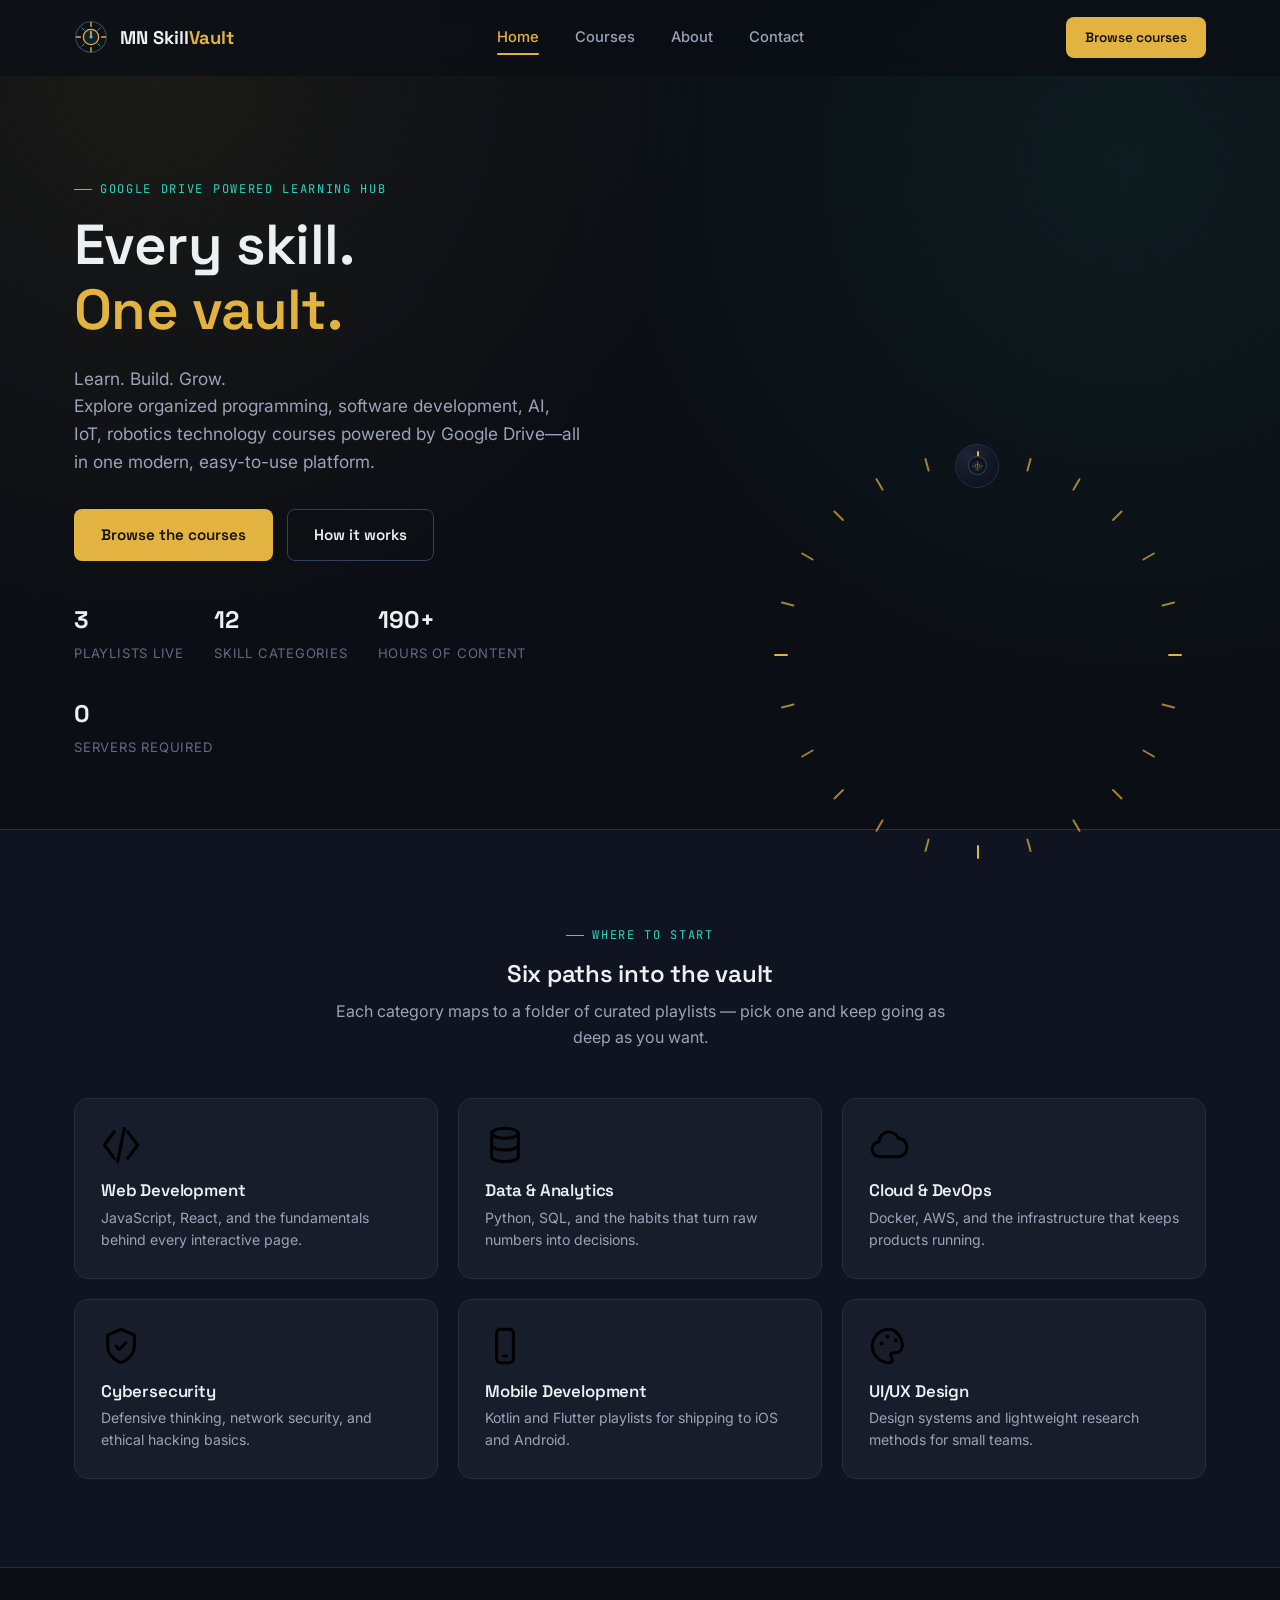
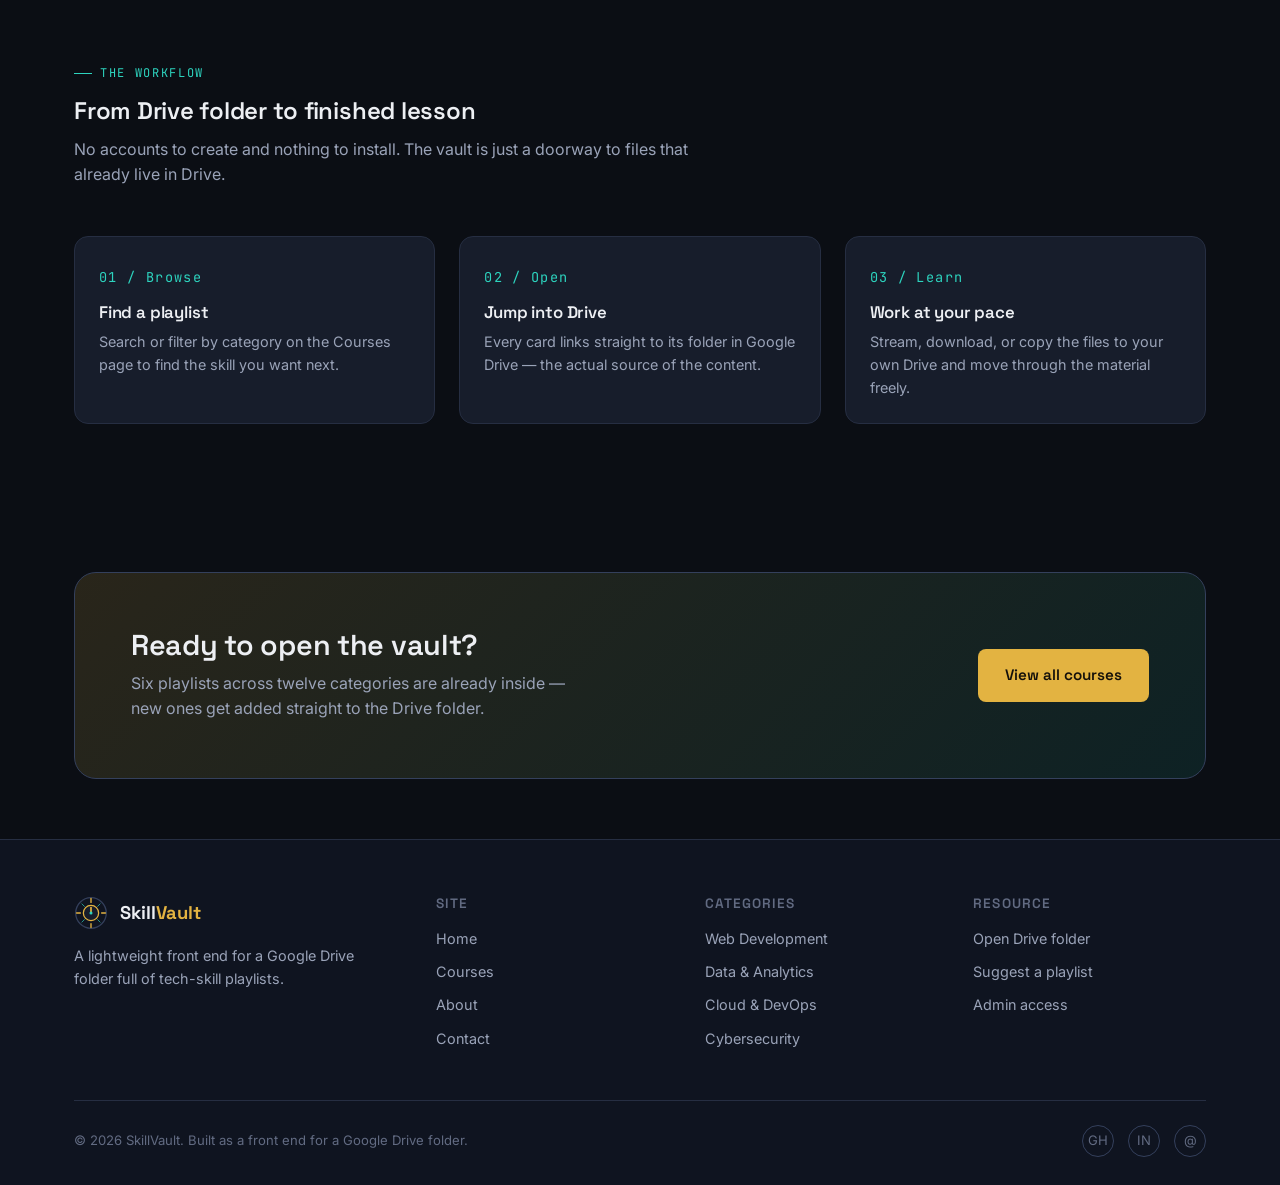
<file: index.html>
<!DOCTYPE html>
<html lang="en">
<head>
<meta charset="UTF-8">
<meta name="viewport" content="width=device-width, initial-scale=1.0">
<title>MN SkillVault — Every skill, one vault</title>
<meta name="description" content="SkillVault turns a Google Drive folder of tech-skill playlists into a browsable, searchable learning hub.">
<link rel="icon" type="image/svg+xml" href="assets/logos/favicon.svg">

<link rel="preconnect" href="https://fonts.googleapis.com">
<link rel="preconnect" href="https://fonts.gstatic.com" crossorigin>
<link href="https://fonts.googleapis.com/css2?family=Space+Grotesk:wght@500;600;700&family=Inter:wght@400;500;600&family=JetBrains+Mono:wght@400;500&display=swap" rel="stylesheet">

<link rel="stylesheet" href="css/style.css">
<link rel="stylesheet" href="css/animations.css">
<link rel="stylesheet" href="css/responsive.css">
</head>
<body>

<a class="skip-link" href="#main">Skip to content</a>

<!-- ============ NAVBAR ============ -->
<header class="navbar">
  <div class="container">
    <a href="index.html" class="brand">
      <img src="assets/logos/dial-logo.svg" alt="" class="dial">
      <span class="name">MN Skill<span class="tag">Vault</span></span>
    </a>

    <nav class="nav-links" id="navLinks">
      <a href="index.html" data-page="index.html">Home</a>
      <a href="courses.html" data-page="courses.html">Courses</a>
      <a href="about.html" data-page="about.html">About</a>
      <a href="contact.html" data-page="contact.html">Contact</a>
    </nav>

    <div class="nav-actions">
      <a href="courses.html" class="btn btn-primary btn-sm btn-desktop-only">Browse courses</a>
      <button class="nav-toggle" id="navToggle" aria-label="Toggle menu" aria-expanded="false">
        <span></span><span></span><span></span>
      </button>
    </div>
  </div>
</header>

<main id="main">

  <!-- ============ HERO ============ -->
  <section class="hero">
    <div class="container hero-grid">
      <div>
        <p class="eyebrow hero-anim-in">Google Drive powered learning hub</p>
        <h1 class="hero-anim-in d1">Every skill.<br><em>One vault.</em></h1>
        <p class="hero-lede hero-anim-in d2">
            Learn. Build. Grow.<br>

            Explore organized programming, software development, AI, IoT,
            robotics technology courses powered by Google Drive—all in one modern, easy-to-use platform.

        </p>
        <div class="hero-actions hero-anim-in d3">
          <a href="courses.html" class="btn btn-primary">Browse the courses</a>
          <a href="about.html" class="btn btn-ghost">How it works</a>
        </div>
        <div class="hero-meta hero-anim-in d4">
          <div><strong>3</strong><span>Playlists live</span></div>
          <div><strong>12</strong><span>Skill categories</span></div>
          <div><strong>190+</strong><span>Hours of content</span></div>
          <div><strong>0</strong><span>Servers required</span></div>
        </div>
      </div>

      <div class="vault-visual hero-anim-in d2" aria-hidden="true">
        <div class="vault-ring"></div>
        <div class="vault-core">
          <img src="assets/logos/dial-logo.svg" alt="" class="dial-lg">
        </div>
      </div>
    </div>
  </section>

  <!-- ============ CATEGORIES ============ -->
  <section class="section section-alt">
    <div class="container">
      <div class="section-head center reveal">
        <p class="eyebrow" style="justify-content:center;">Where to start</p>
        <h2>Six paths into the vault</h2>
        <p>Each category maps to a folder of curated playlists — pick one and keep going as deep as you want.</p>
      </div>

      <div class="category-grid">
        <div class="category-card reveal reveal-delay-1">
          <img src="assets/icons/web-dev.svg" alt="" class="icon">
          <h3>Web Development</h3>
          <p>JavaScript, React, and the fundamentals behind every interactive page.</p>
        </div>
        <div class="category-card reveal reveal-delay-2">
          <img src="assets/icons/data.svg" alt="" class="icon">
          <h3>Data &amp; Analytics</h3>
          <p>Python, SQL, and the habits that turn raw numbers into decisions.</p>
        </div>
        <div class="category-card reveal reveal-delay-3">
          <img src="assets/icons/cloud.svg" alt="" class="icon">
          <h3>Cloud &amp; DevOps</h3>
          <p>Docker, AWS, and the infrastructure that keeps products running.</p>
        </div>
        <div class="category-card reveal reveal-delay-4">
          <img src="assets/icons/security.svg" alt="" class="icon">
          <h3>Cybersecurity</h3>
          <p>Defensive thinking, network security, and ethical hacking basics.</p>
        </div>
        <div class="category-card reveal reveal-delay-5">
          <img src="assets/icons/mobile.svg" alt="" class="icon">
          <h3>Mobile Development</h3>
          <p>Kotlin and Flutter playlists for shipping to iOS and Android.</p>
        </div>
        <div class="category-card reveal reveal-delay-6">
          <img src="assets/icons/design.svg" alt="" class="icon">
          <h3>UI/UX Design</h3>
          <p>Design systems and lightweight research methods for small teams.</p>
        </div>
      </div>
    </div>
  </section>

  <!-- ============ HOW IT WORKS ============ -->
  <section class="section">
    <div class="container">
      <div class="section-head reveal">
        <p class="eyebrow">The workflow</p>
        <h2>From Drive folder to finished lesson</h2>
        <p>No accounts to create and nothing to install. The vault is just a doorway to files that already live in Drive.</p>
      </div>

      <div class="steps">
        <div class="step reveal reveal-delay-1">
          <span class="num">01 / Browse</span>
          <h3>Find a playlist</h3>
          <p>Search or filter by category on the Courses page to find the skill you want next.</p>
        </div>
        <div class="step reveal reveal-delay-2">
          <span class="num">02 / Open</span>
          <h3>Jump into Drive</h3>
          <p>Every card links straight to its folder in Google Drive — the actual source of the content.</p>
        </div>
        <div class="step reveal reveal-delay-3">
          <span class="num">03 / Learn</span>
          <h3>Work at your pace</h3>
          <p>Stream, download, or copy the files to your own Drive and move through the material freely.</p>
        </div>
      </div>
    </div>
  </section>

  <!-- ============ CTA ============ -->
  <section class="section-tight">
    <div class="container">
      <div class="cta-band reveal">
        <div>
          <h2>Ready to open the vault?</h2>
          <p>Six playlists across twelve categories are already inside — new ones get added straight to the Drive folder.</p>
        </div>
        <a href="courses.html" class="btn btn-primary">View all courses</a>
      </div>
    </div>
  </section>

</main>

<!-- ============ FOOTER ============ -->
<footer class="site-footer">
  <div class="container">
    <div class="footer-grid">
      <div class="footer-brand">
        <a href="index.html" class="brand">
          <img src="assets/logos/dial-logo.svg" alt="" class="dial">
          <span>Skill<span class="tag">Vault</span></span>
        </a>
        <p>A lightweight front end for a Google Drive folder full of tech-skill playlists.</p>
      </div>
      <div class="footer-col">
        <h4>Site</h4>
        <a href="index.html">Home</a>
        <a href="courses.html">Courses</a>
        <a href="about.html">About</a>
        <a href="contact.html">Contact</a>
      </div>
      <div class="footer-col">
        <h4>Categories</h4>
        <a href="courses.html">Web Development</a>
        <a href="courses.html">Data &amp; Analytics</a>
        <a href="courses.html">Cloud &amp; DevOps</a>
        <a href="courses.html">Cybersecurity</a>
      </div>
      <div class="footer-col">
        <h4>Resource</h4>
        <a href="https://drive.google.com/drive/folders/1zVaQ6Ov4H0xis7C_3VHpMSOV7OQsLZwy?usp=drive_link" target="_blank" rel="noopener noreferrer">Open Drive folder</a>
        <a href="contact.html">Suggest a playlist</a>
        <a href="about.html">Admin access</a>
      </div>
    </div>
    <div class="footer-bottom">
      <span>&copy; <span data-year></span> SkillVault. Built as a front end for a Google Drive folder.</span>
      <div class="social">
        <a href="https://github.com/syed1011128" aria-label="GitHub">GH</a>
        <a href="https://www.linkedin.com/in/syed-mashiur-rahman-542a7a350/" aria-label="LinkedIn">IN</a>
        <a href="mailto:syedshafin961@gmail.com" aria-label="Email">@</a>
      </div>
    </div>
  </div>
</footer>

<button class="back-to-top" aria-label="Back to top">&uarr;</button>

<script src="js/navbar.js"></script>
<script src="js/app.js"></script>
</body>
</html>
</file>
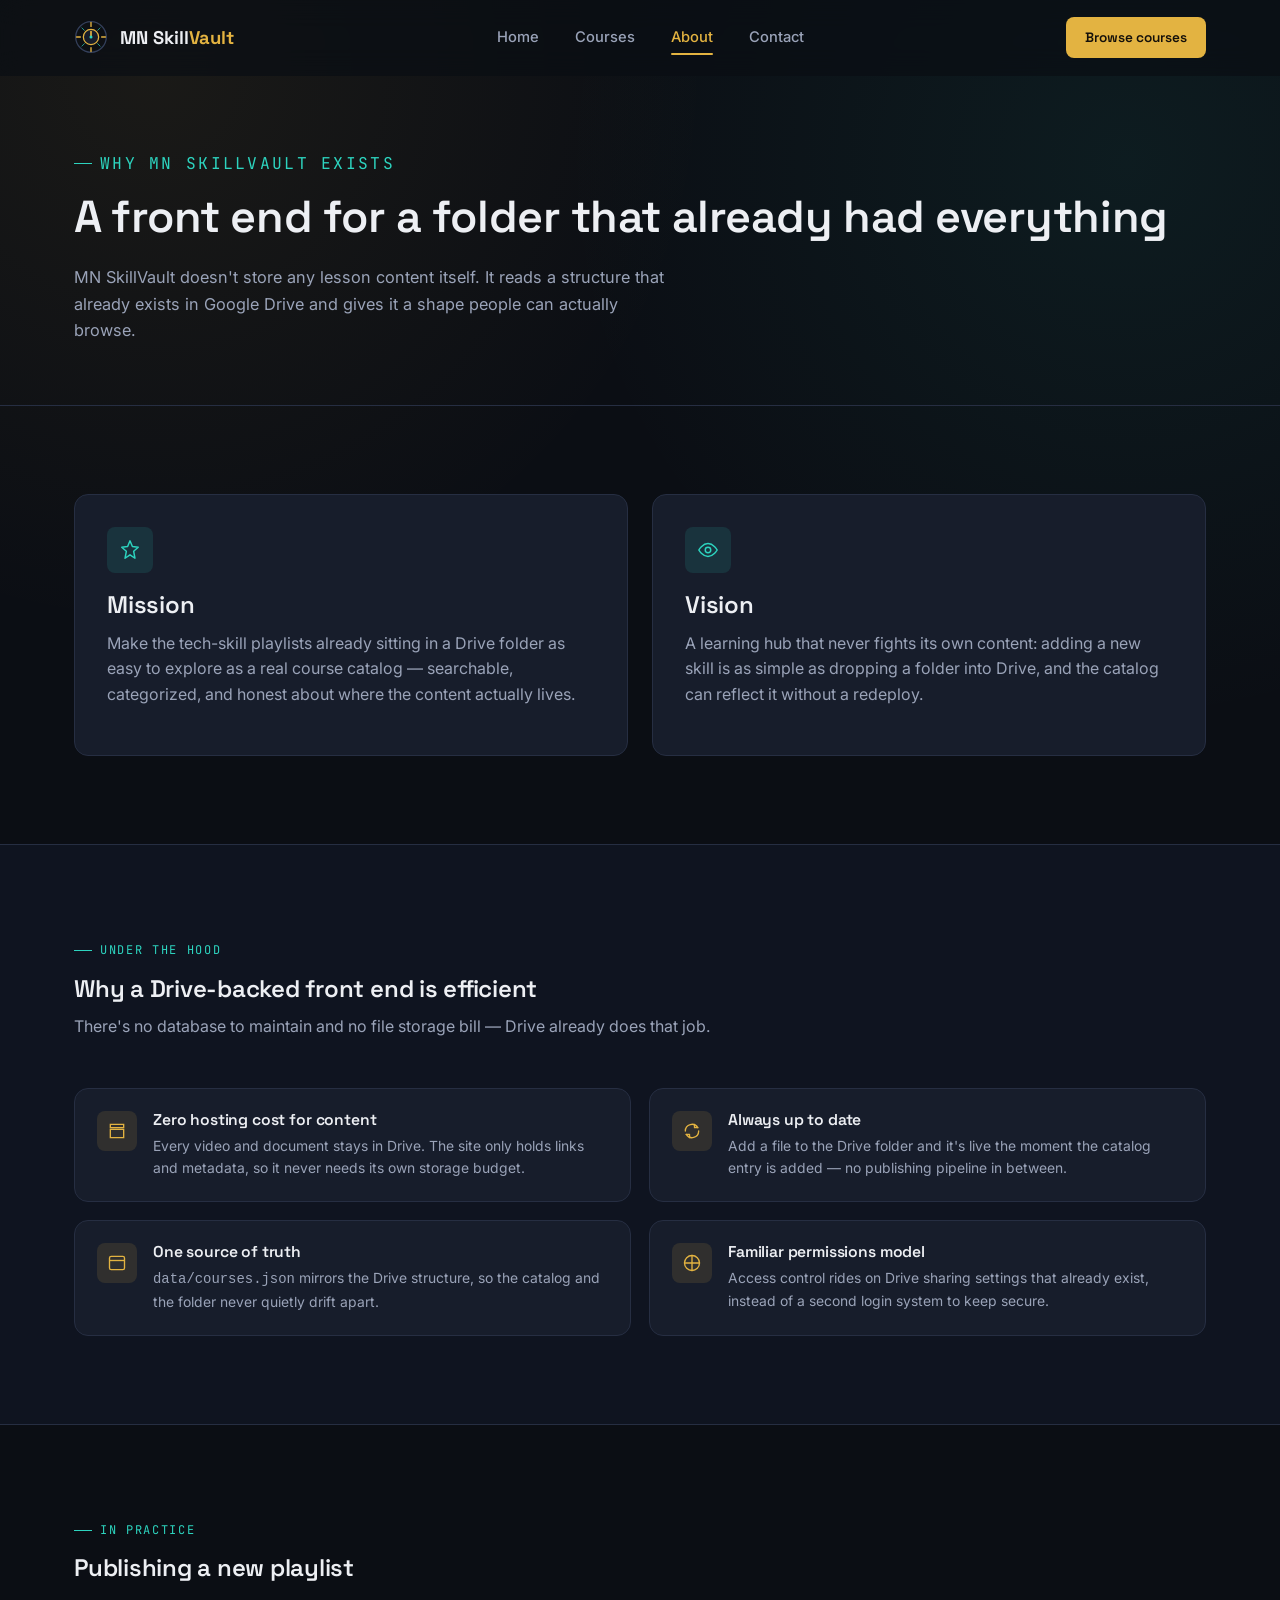
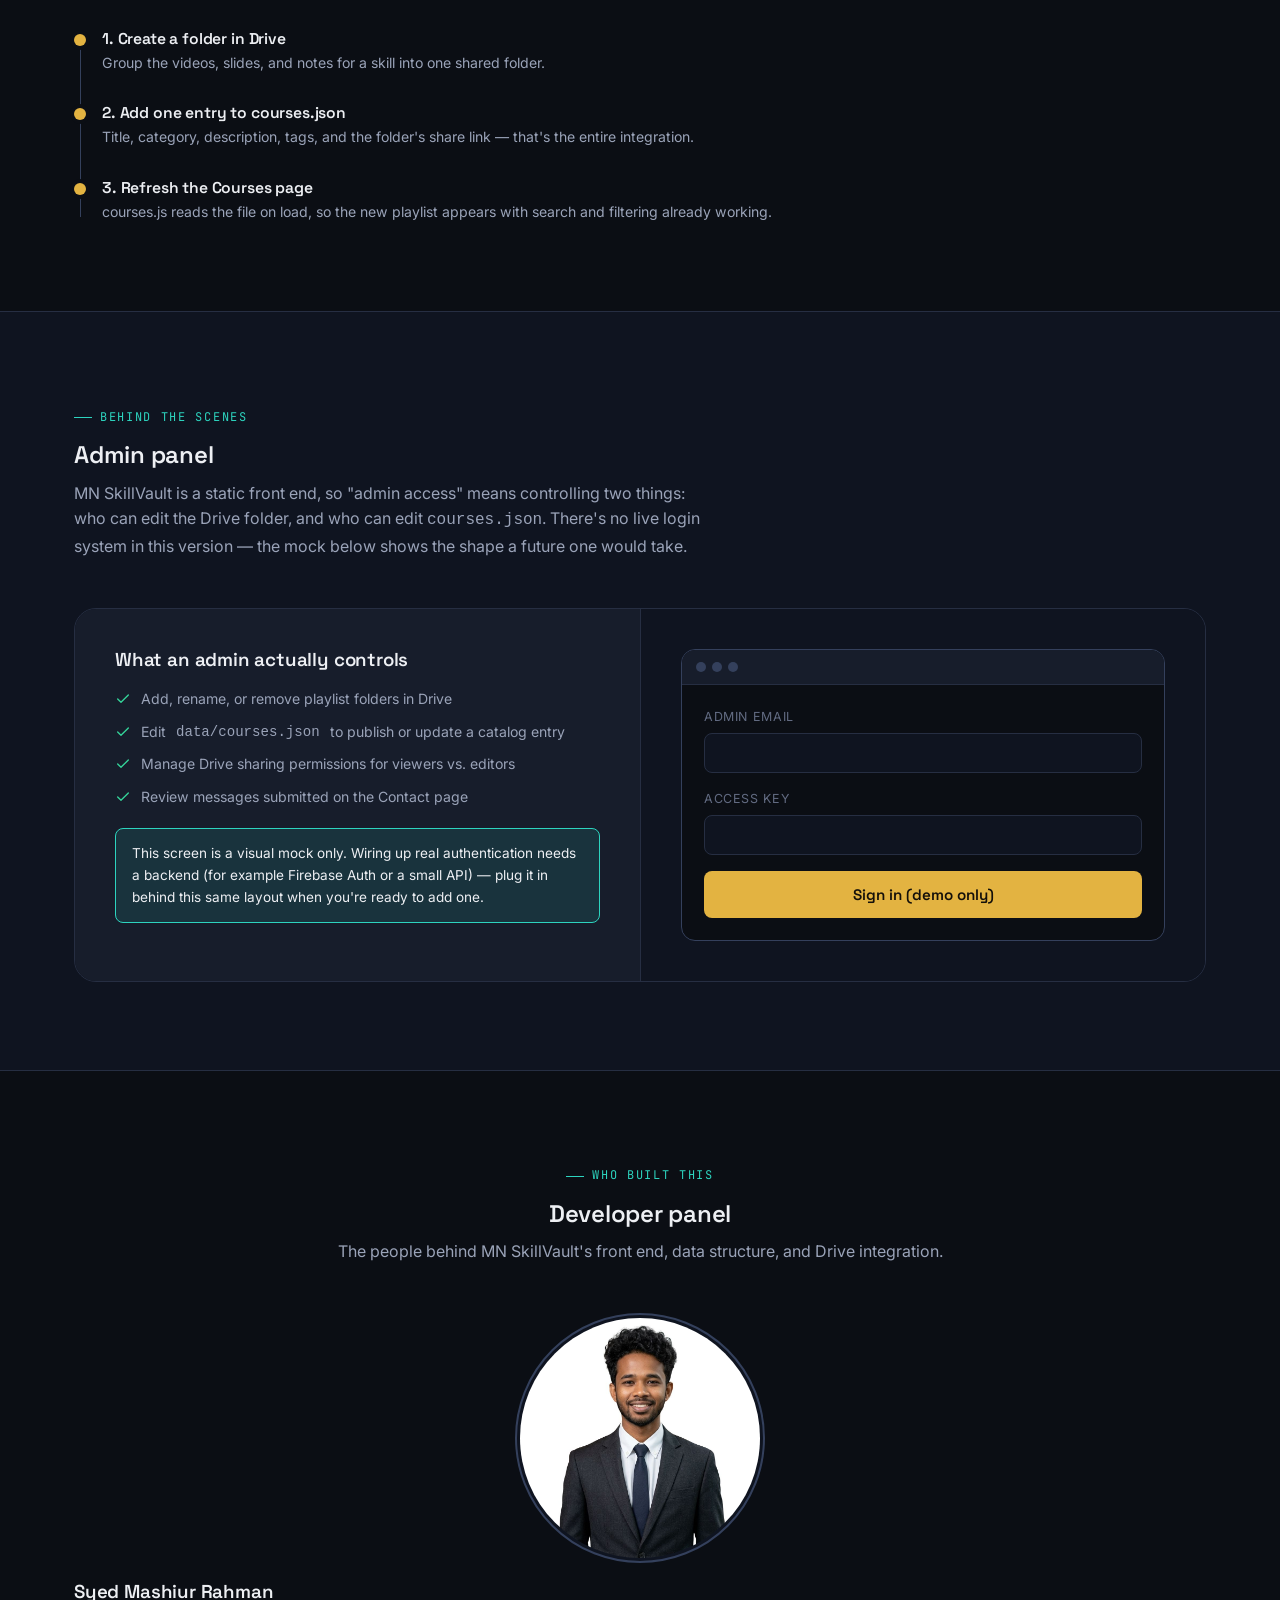
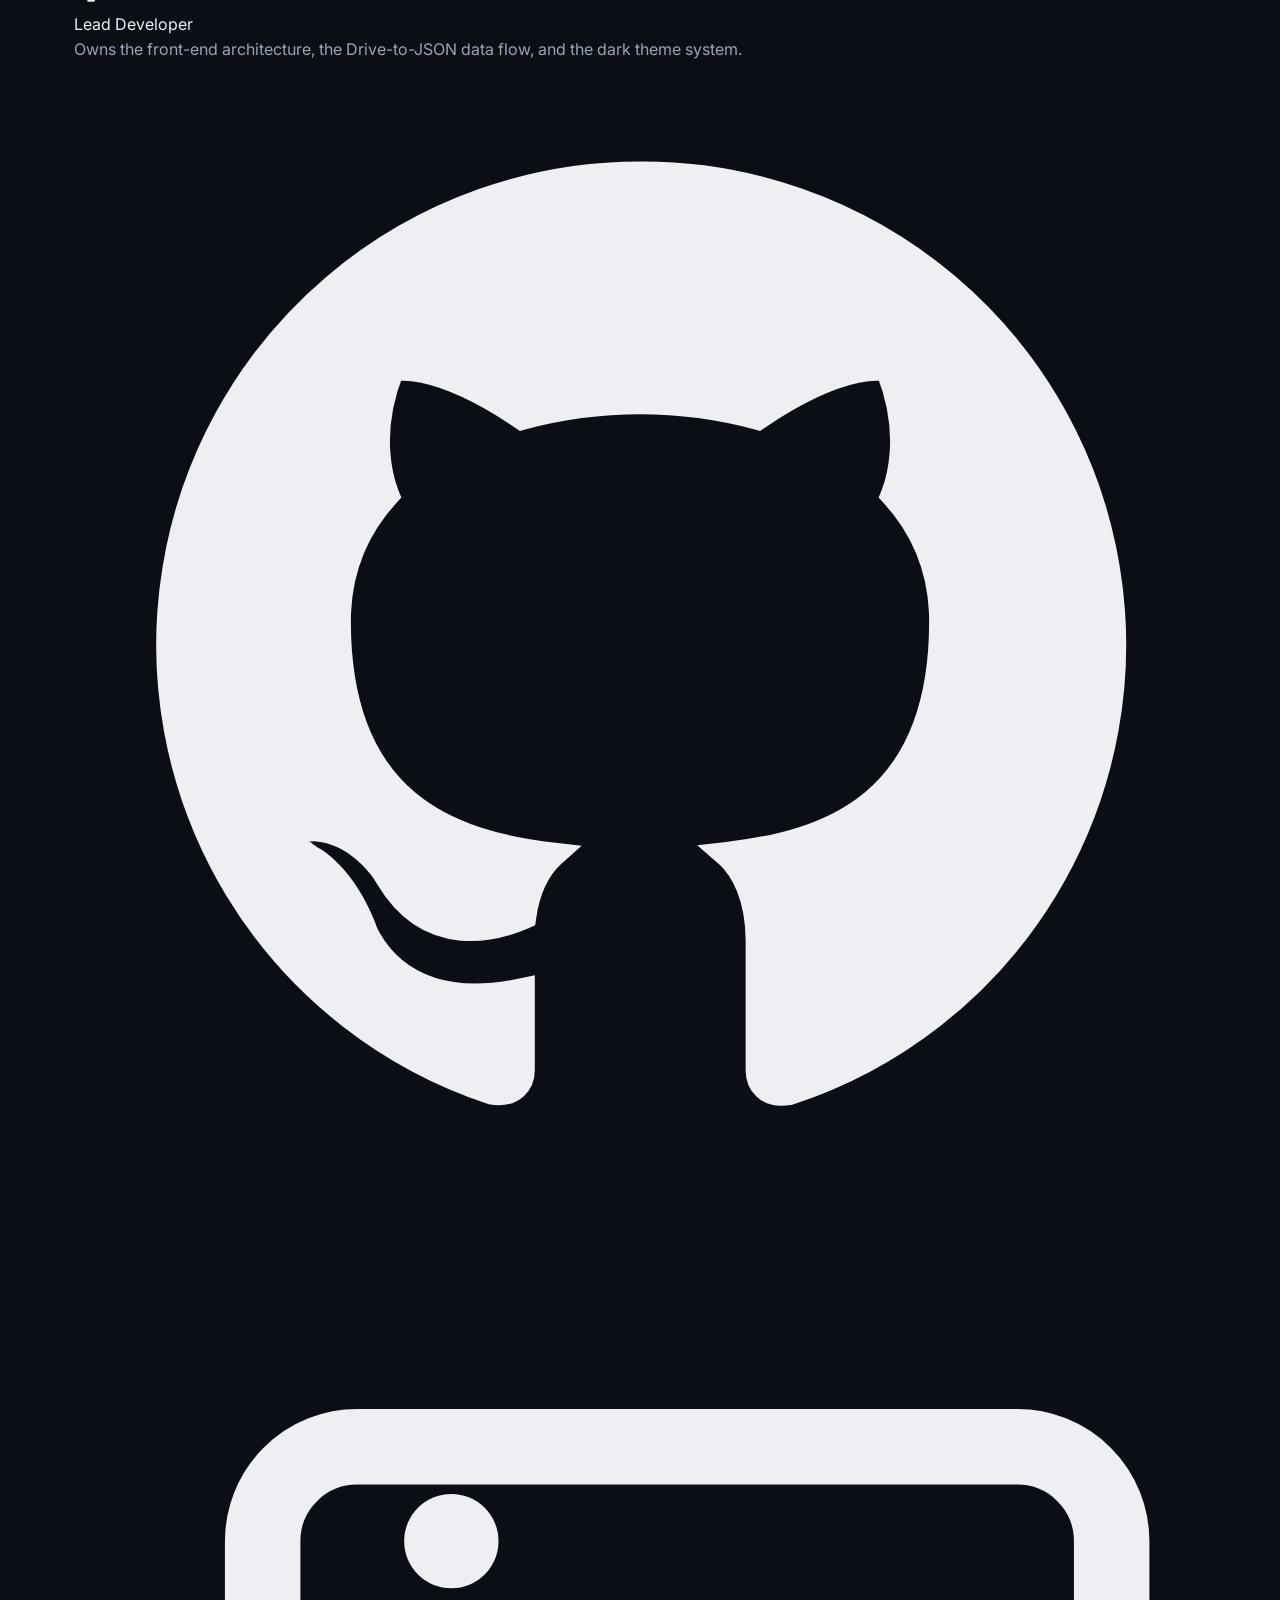
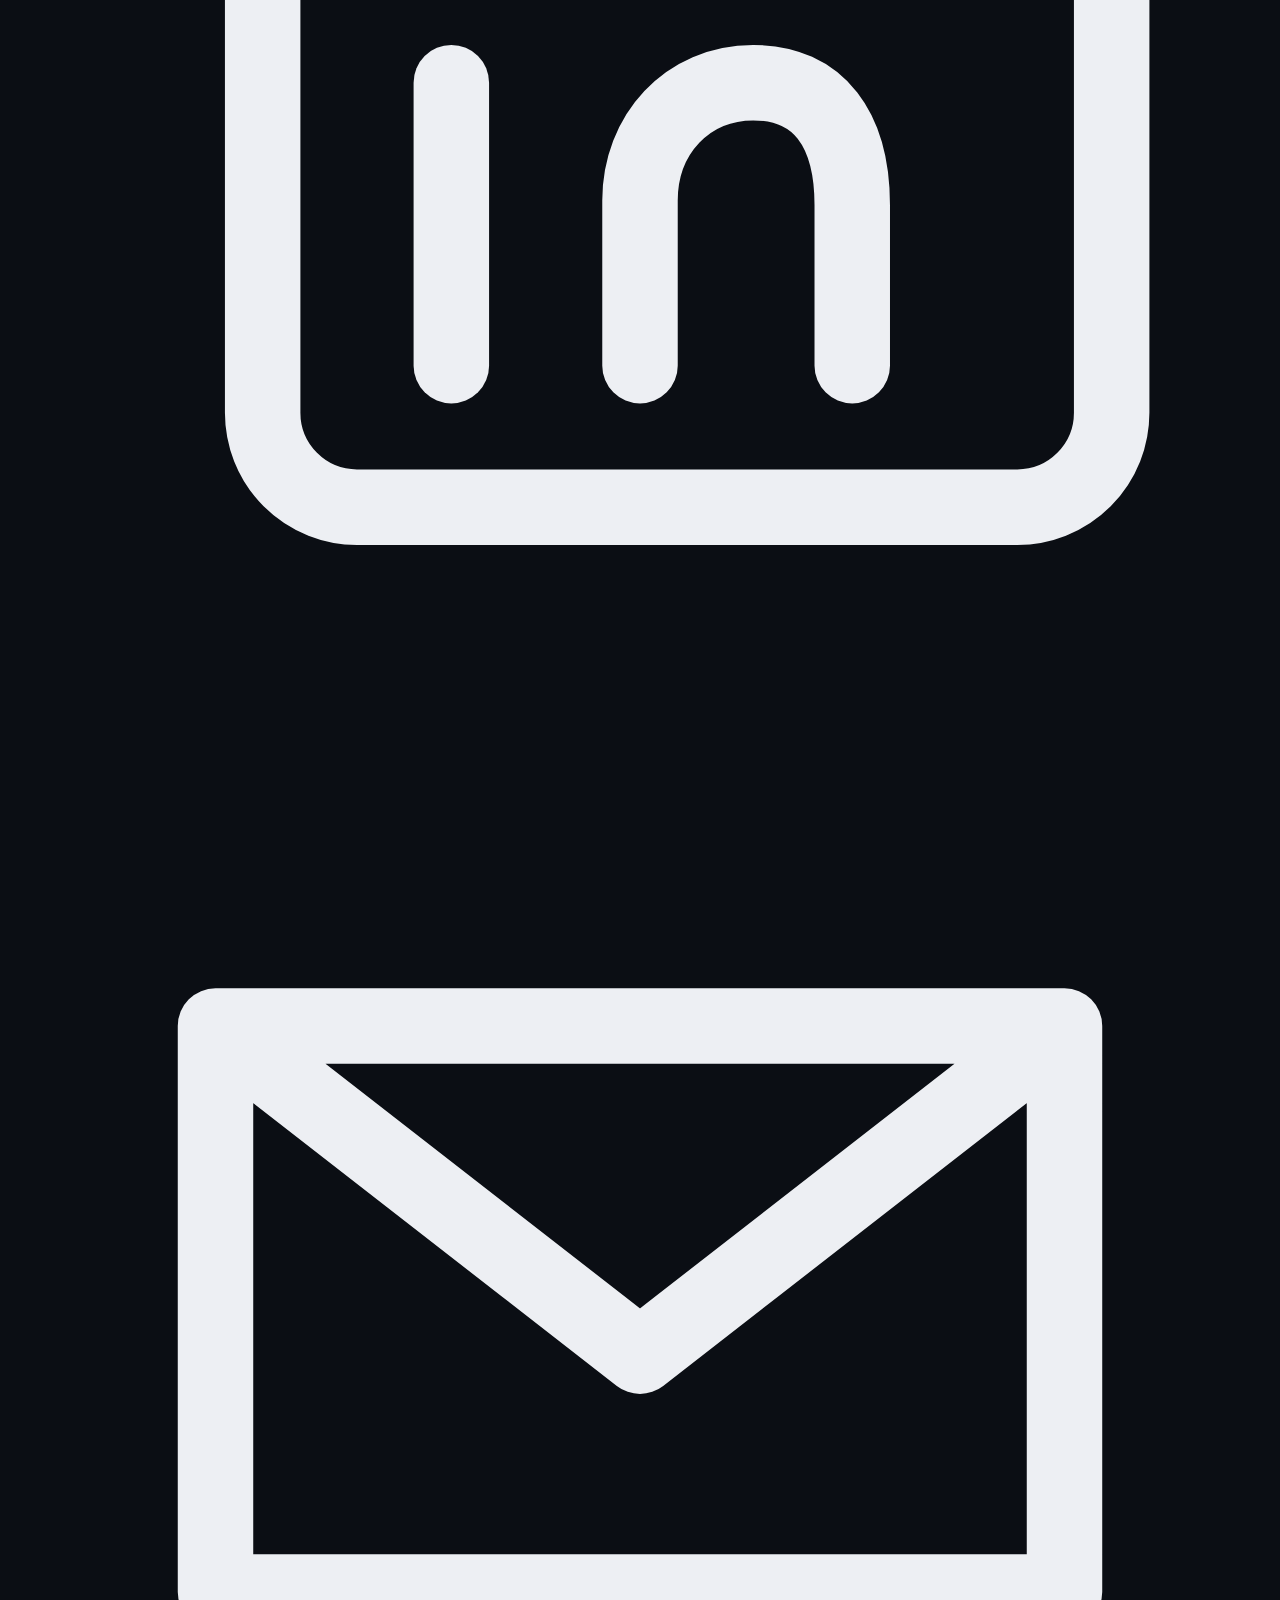
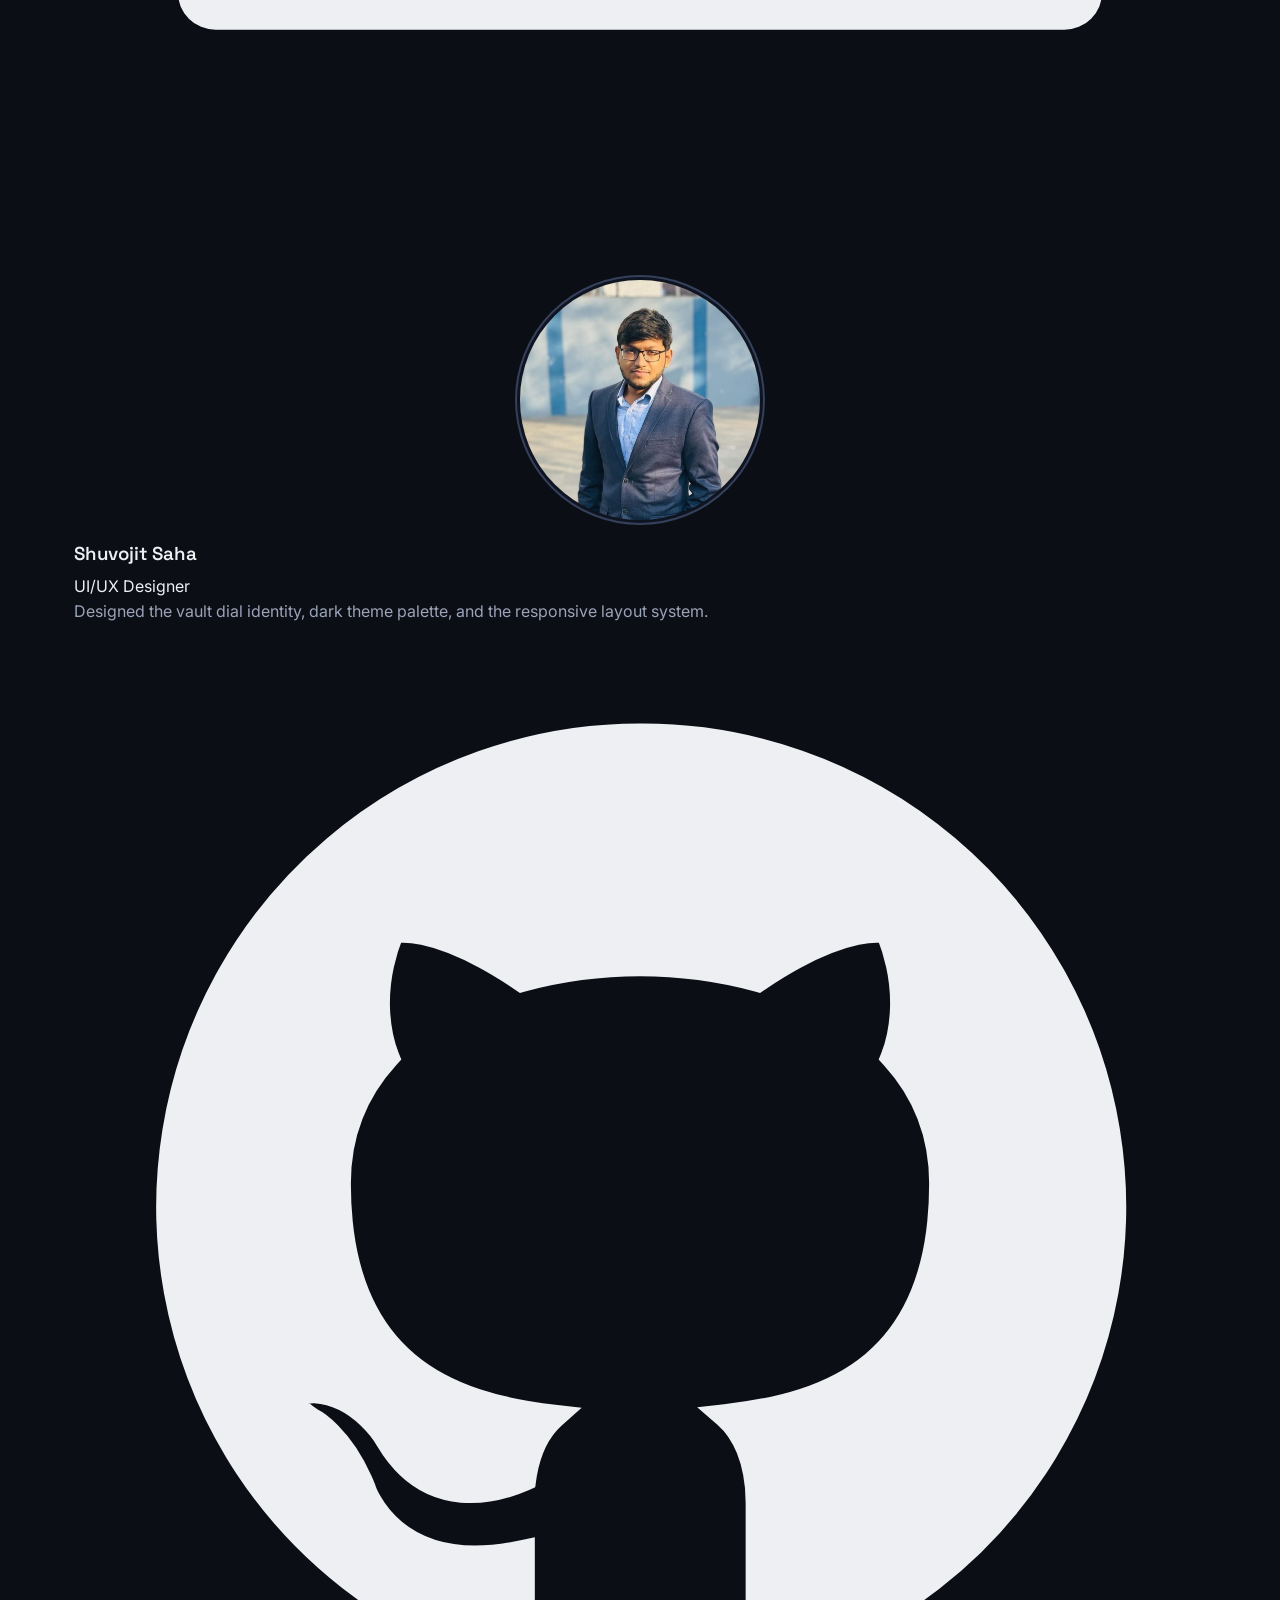
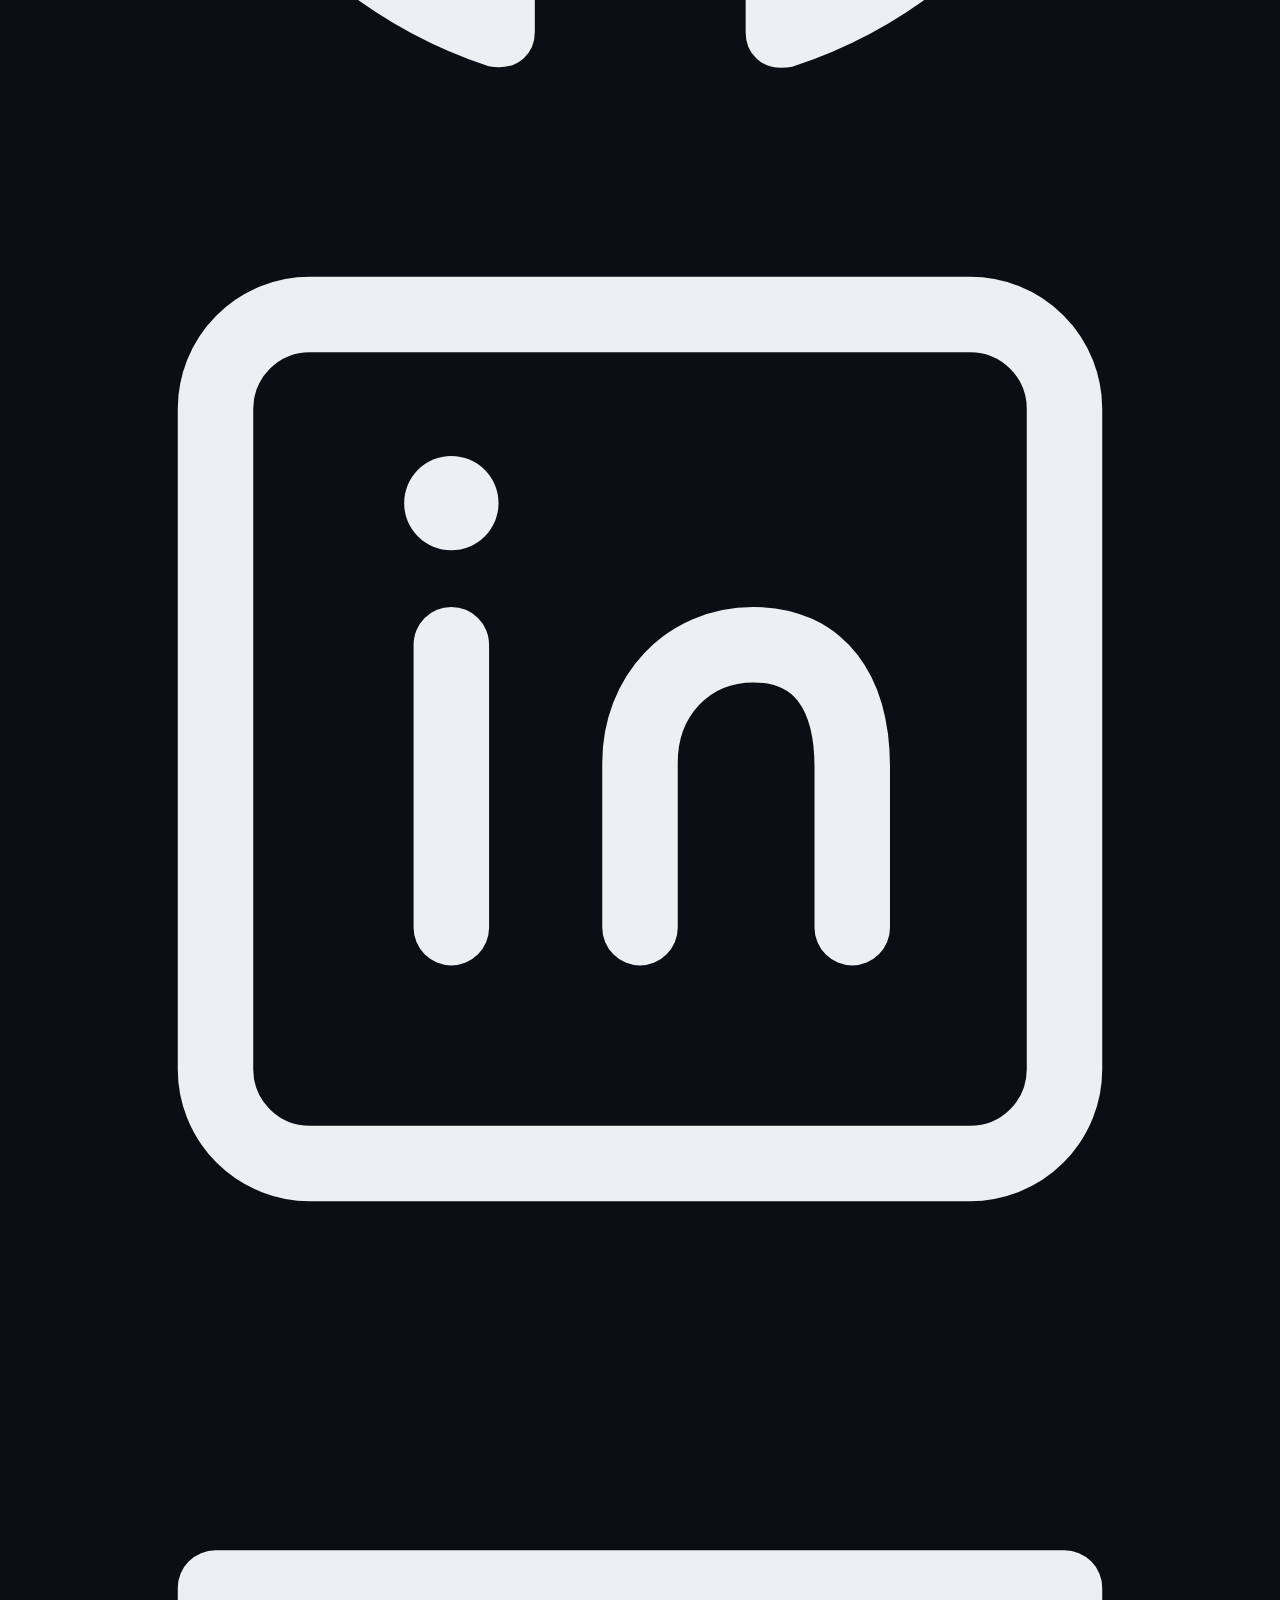
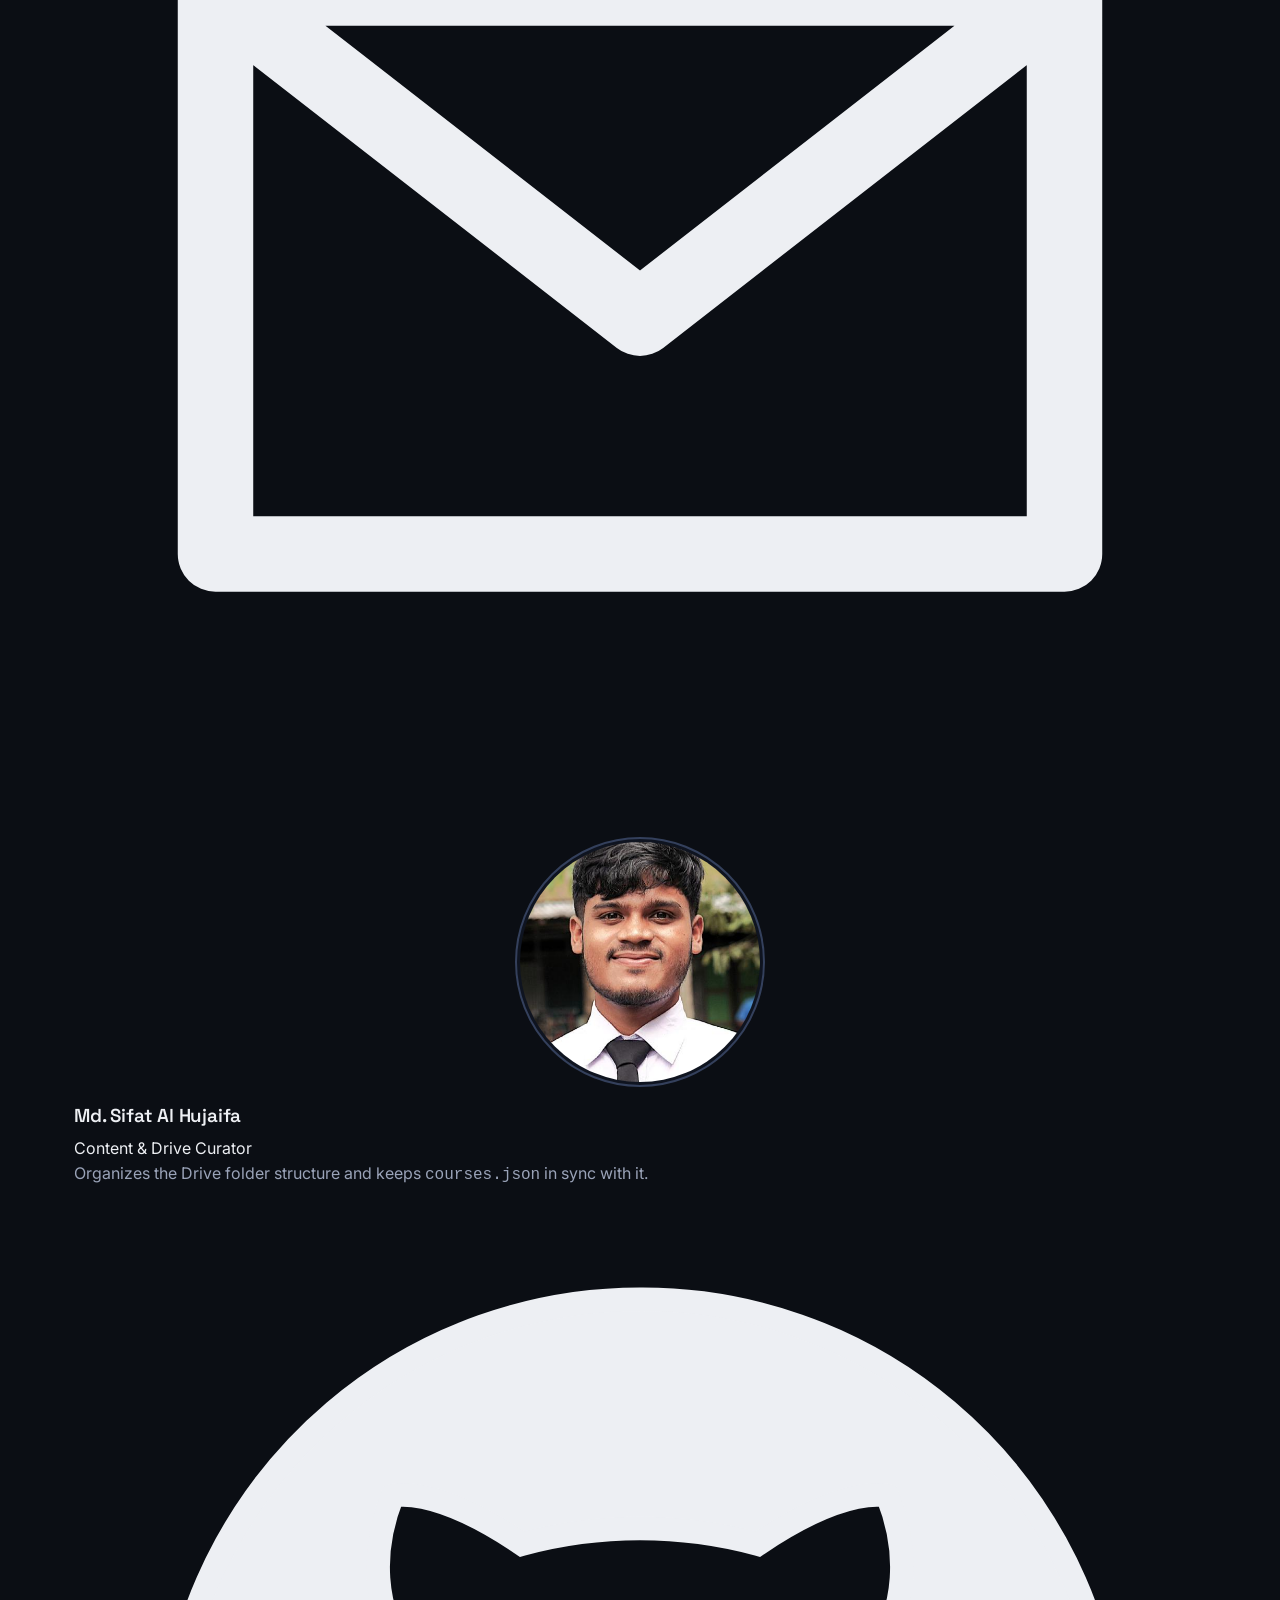
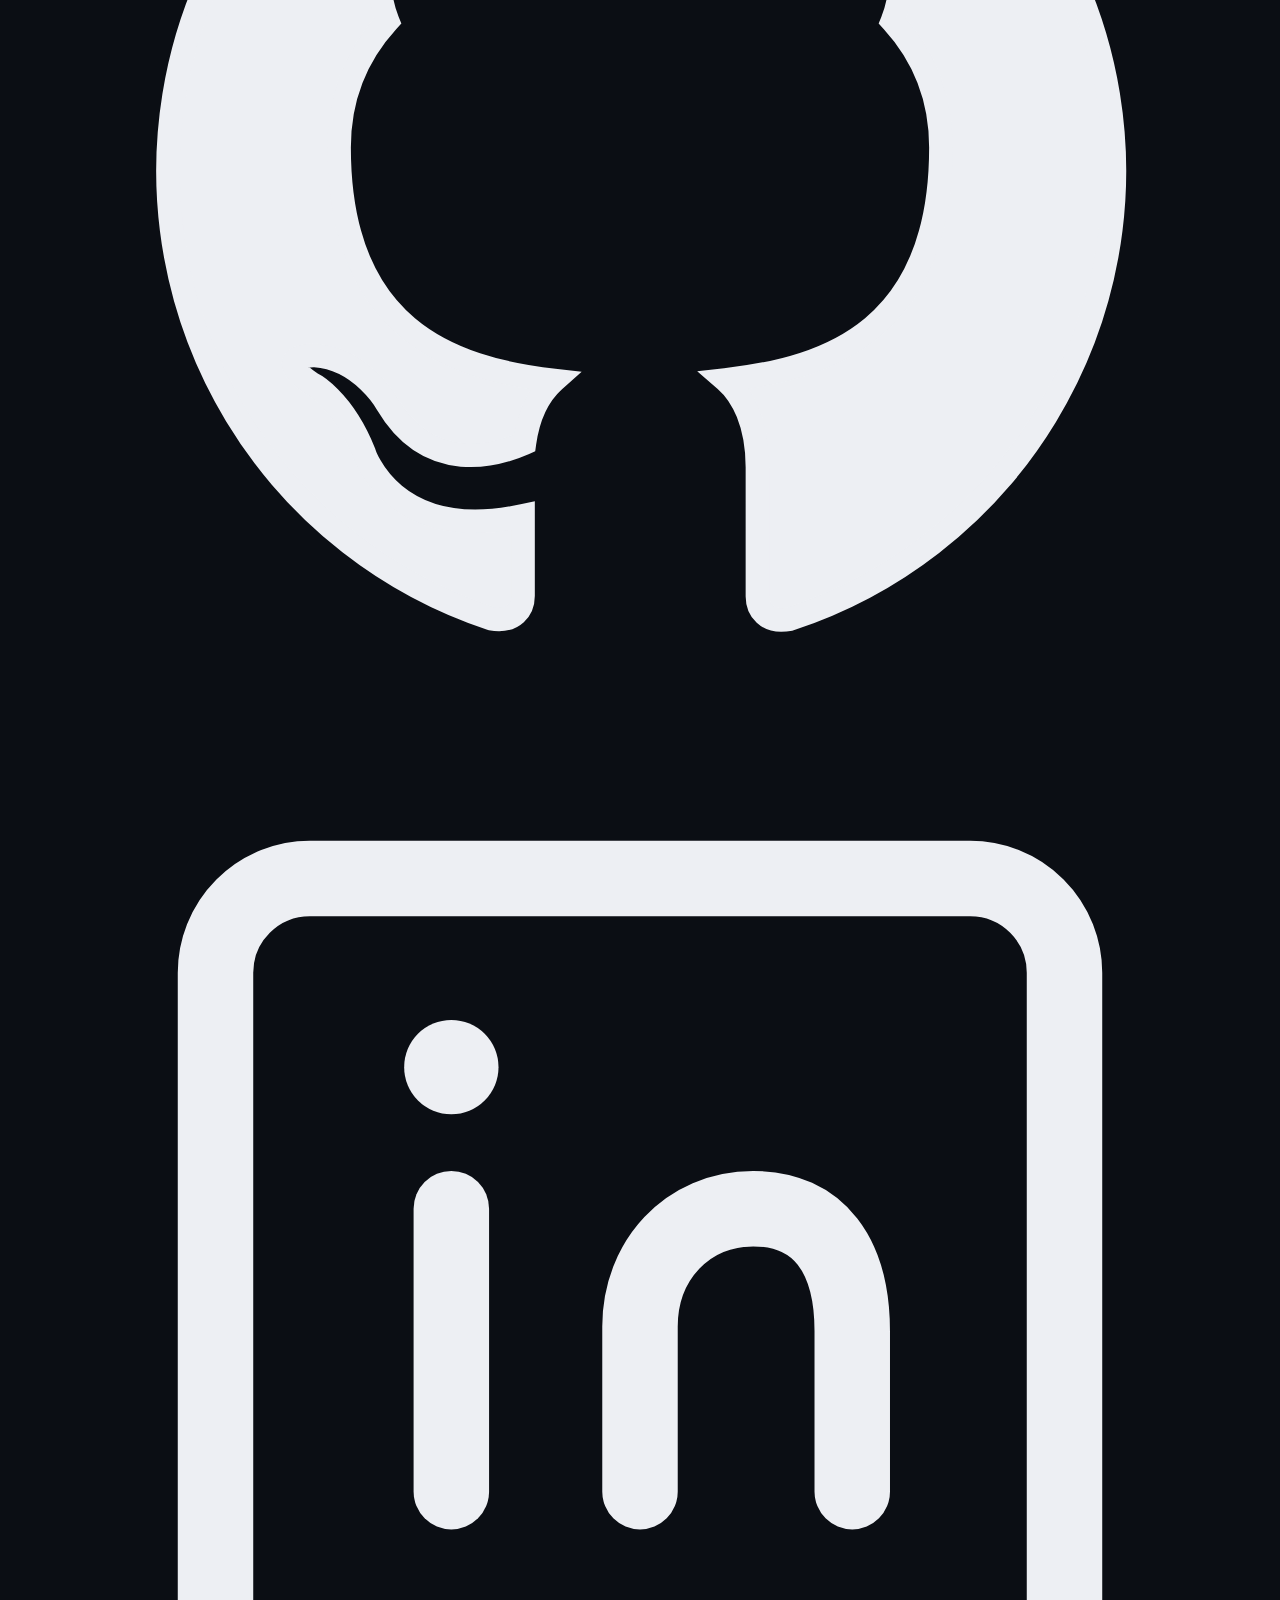
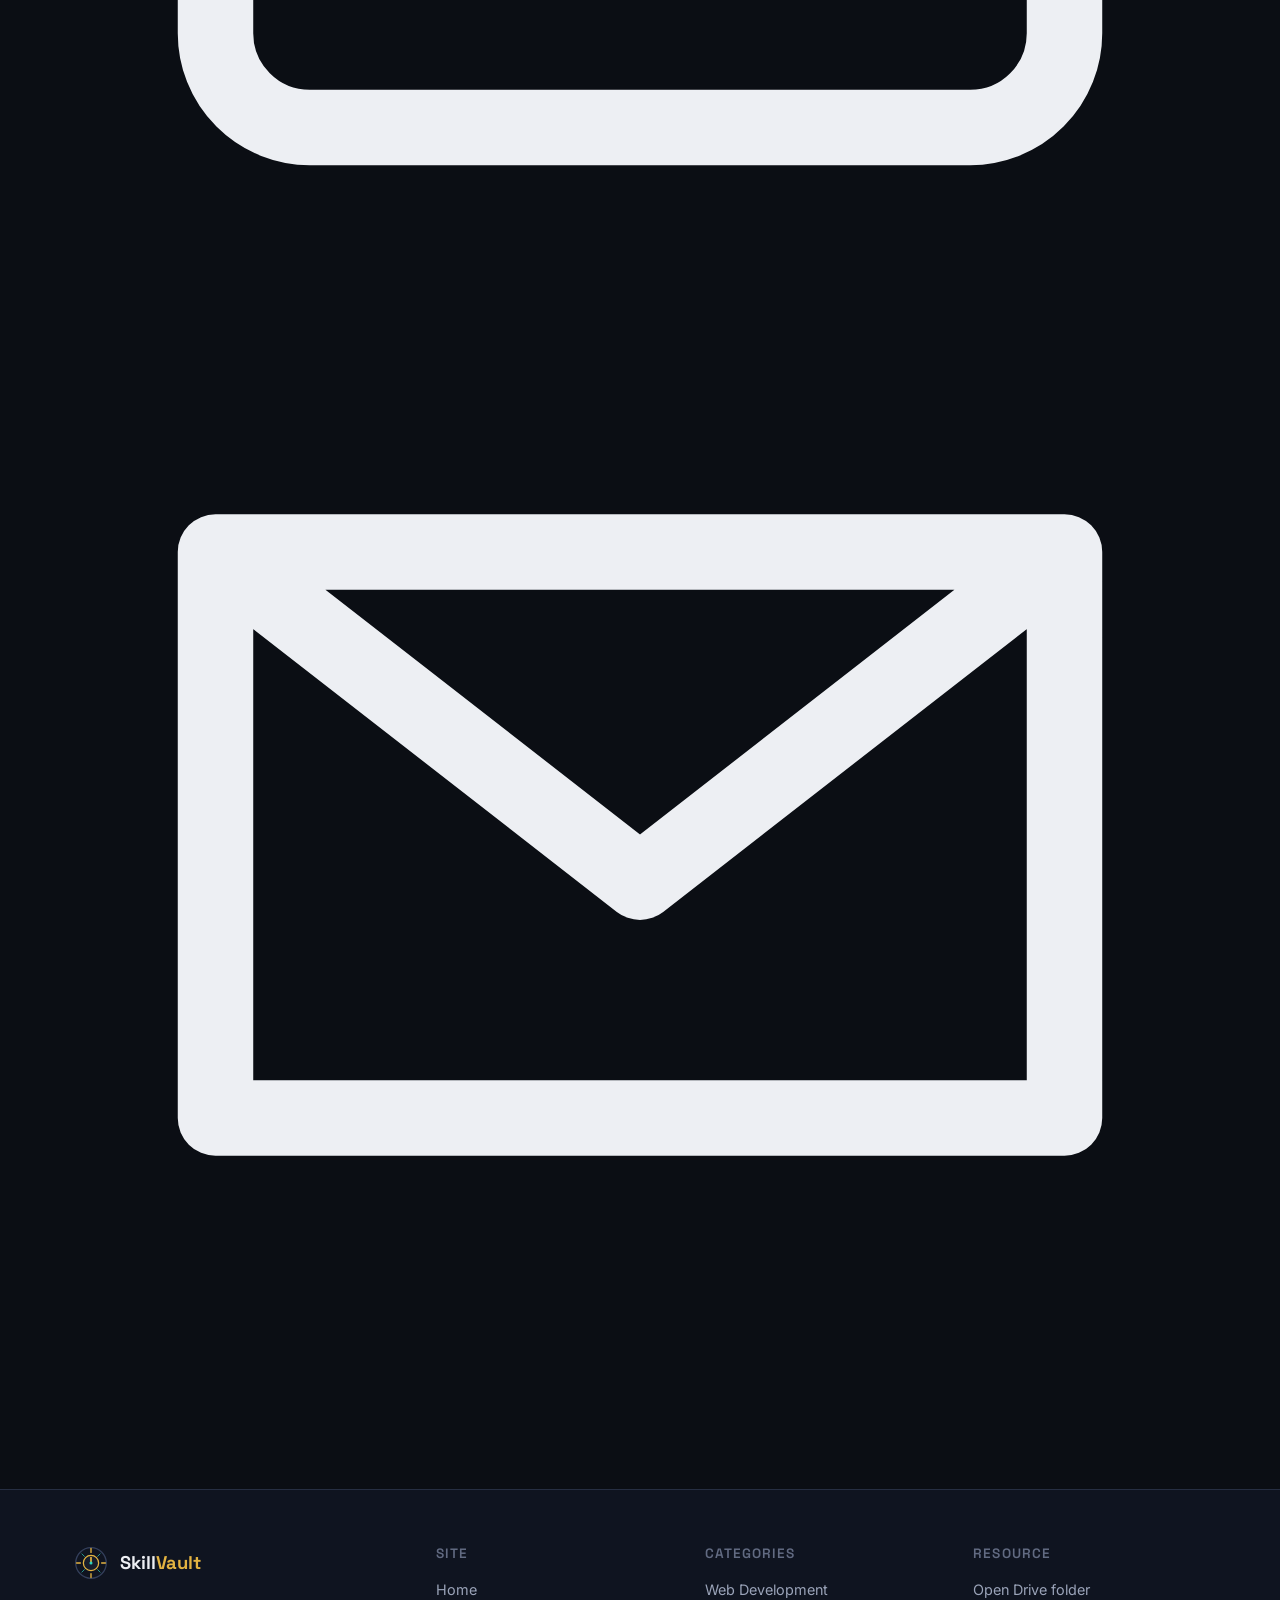
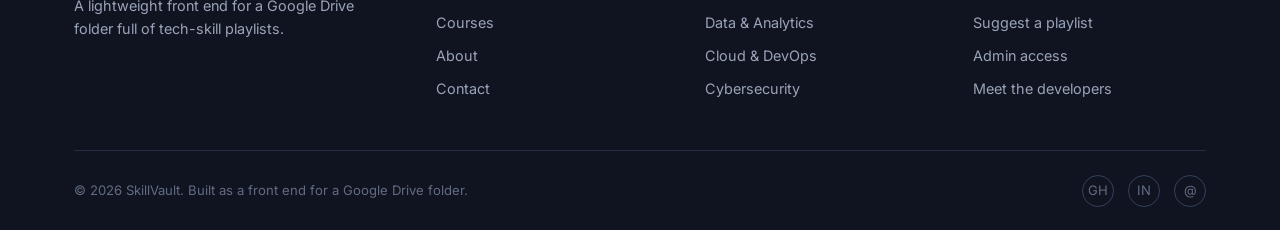
<file: about.html>
<!DOCTYPE html>
<html lang="en">
<head>
<meta charset="UTF-8">
<meta name="viewport" content="width=device-width, initial-scale=1.0">
<title>About — SkillVault</title>
<meta name="description" content="SkillVault's mission, vision, why a Google-Drive-backed front end is efficient, and how the admin panel works.">
<link rel="icon" type="image/svg+xml" href="assets/logos/favicon.svg">

<link rel="preconnect" href="https://fonts.googleapis.com">
<link rel="preconnect" href="https://fonts.gstatic.com" crossorigin>
<link href="https://fonts.googleapis.com/css2?family=Space+Grotesk:wght@500;600;700&family=Inter:wght@400;500;600&family=JetBrains+Mono:wght@400;500&display=swap" rel="stylesheet">

<link rel="stylesheet" href="css/style.css">
<link rel="stylesheet" href="css/animations.css">
<link rel="stylesheet" href="css/responsive.css">
</head>
<body>

<a class="skip-link" href="#main">Skip to content</a>

<!-- ============ NAVBAR ============ -->
<header class="navbar">
  <div class="container">
    <a href="index.html" class="brand">
      <img src="assets/logos/dial-logo.svg" alt="" class="dial">
      <span class="name">MN Skill<span class="tag">Vault</span></span>
    </a>

    <nav class="nav-links" id="navLinks">
      <a href="index.html" data-page="index.html">Home</a>
      <a href="courses.html" data-page="courses.html">Courses</a>
      <a href="about.html" data-page="about.html">About</a>
      <a href="contact.html" data-page="contact.html">Contact</a>
    </nav>

    <div class="nav-actions">
      <a href="courses.html" class="btn btn-primary btn-sm btn-desktop-only">Browse courses</a>
      <button class="nav-toggle" id="navToggle" aria-label="Toggle menu" aria-expanded="false">
        <span></span><span></span><span></span>
      </button>
    </div>
  </div>
</header>

<main id="main">

  <!-- ============ PAGE HEADER ============ -->
  <section class="page-header">
    <div class="container">
      <p class="eyebrow">Why MN SkillVault exists</p>
      <h1>A front end for a folder that already had everything</h1>
      <p>MN SkillVault doesn't store any lesson content itself. It reads a structure that already exists in Google Drive and gives it a shape people can actually browse.</p>
    </div>
  </section>

  <!-- ============ MISSION / VISION ============ -->
  <section class="section">
    <div class="container">
      <div class="mv-grid">
        <div class="mv-card reveal">
          <div class="icon-badge">
            <svg viewBox="0 0 24 24" fill="none" xmlns="http://www.w3.org/2000/svg"><path d="M12 2l2.6 6.2L21 9l-5 4.4L17.4 21 12 17.3 6.6 21 8 13.4 3 9l6.4-.8L12 2Z" stroke="currentColor" stroke-width="1.6" stroke-linejoin="round"/></svg>
          </div>
          <h2>Mission</h2>
          <p>Make the tech-skill playlists already sitting in a Drive folder as easy to explore as a real course catalog — searchable, categorized, and honest about where the content actually lives.</p>
        </div>
        <div class="mv-card reveal reveal-delay-2">
          <div class="icon-badge">
            <svg viewBox="0 0 24 24" fill="none" xmlns="http://www.w3.org/2000/svg"><path d="M2 12s4-7 10-7 10 7 10 7-4 7-10 7-10-7-10-7Z" stroke="currentColor" stroke-width="1.6"/><circle cx="12" cy="12" r="3" stroke="currentColor" stroke-width="1.6"/></svg>
          </div>
          <h2>Vision</h2>
          <p>A learning hub that never fights its own content: adding a new skill is as simple as dropping a folder into Drive, and the catalog can reflect it without a redeploy.</p>
        </div>
      </div>
    </div>
  </section>

  <!-- ============ WHY EFFICIENT ============ -->
  <section class="section section-alt">
    <div class="container">
      <div class="section-head reveal">
        <p class="eyebrow">Under the hood</p>
        <h2>Why a Drive-backed front end is efficient</h2>
        <p>There's no database to maintain and no file storage bill — Drive already does that job.</p>
      </div>

      <div class="feature-grid">
        <div class="feature-item reveal reveal-delay-1">
          <div class="icon-badge">
            <svg viewBox="0 0 24 24" fill="none" xmlns="http://www.w3.org/2000/svg"><path d="M4 4h16v4H4V4Zm0 6h16v10H4V10Z" stroke="currentColor" stroke-width="1.6"/></svg>
          </div>
          <div>
            <h4>Zero hosting cost for content</h4>
            <p>Every video and document stays in Drive. The site only holds links and metadata, so it never needs its own storage budget.</p>
          </div>
        </div>
        <div class="feature-item reveal reveal-delay-2">
          <div class="icon-badge">
            <svg viewBox="0 0 24 24" fill="none" xmlns="http://www.w3.org/2000/svg"><path d="M4 12a8 8 0 0 1 14.9-4M20 12a8 8 0 0 1-14.9 4" stroke="currentColor" stroke-width="1.6" stroke-linecap="round"/><path d="M15 4v4h4M9 20v-4H5" stroke="currentColor" stroke-width="1.6" stroke-linecap="round" stroke-linejoin="round"/></svg>
          </div>
          <div>
            <h4>Always up to date</h4>
            <p>Add a file to the Drive folder and it's live the moment the catalog entry is added — no publishing pipeline in between.</p>
          </div>
        </div>
        <div class="feature-item reveal reveal-delay-3">
          <div class="icon-badge">
            <svg viewBox="0 0 24 24" fill="none" xmlns="http://www.w3.org/2000/svg"><rect x="3" y="4" width="18" height="16" rx="2" stroke="currentColor" stroke-width="1.6"/><line x1="3" y1="9" x2="21" y2="9" stroke="currentColor" stroke-width="1.6"/></svg>
          </div>
          <div>
            <h4>One source of truth</h4>
            <p><code>data/courses.json</code> mirrors the Drive structure, so the catalog and the folder never quietly drift apart.</p>
          </div>
        </div>
        <div class="feature-item reveal reveal-delay-4">
          <div class="icon-badge">
            <svg viewBox="0 0 24 24" fill="none" xmlns="http://www.w3.org/2000/svg"><path d="M12 3v18M3 12h18" stroke="currentColor" stroke-width="1.6" stroke-linecap="round"/><circle cx="12" cy="12" r="9" stroke="currentColor" stroke-width="1.6"/></svg>
          </div>
          <div>
            <h4>Familiar permissions model</h4>
            <p>Access control rides on Drive sharing settings that already exist, instead of a second login system to keep secure.</p>
          </div>
        </div>
      </div>
    </div>
  </section>

  <!-- ============ HOW WE KEEP IT LEAN (timeline) ============ -->
  <section class="section">
    <div class="container">
      <div class="section-head reveal">
        <p class="eyebrow">In practice</p>
        <h2>Publishing a new playlist</h2>
      </div>
      <div class="timeline reveal">
        <div class="timeline-item">
          <h4>1. Create a folder in Drive</h4>
          <p>Group the videos, slides, and notes for a skill into one shared folder.</p>
        </div>
        <div class="timeline-item">
          <h4>2. Add one entry to courses.json</h4>
          <p>Title, category, description, tags, and the folder's share link — that's the entire integration.</p>
        </div>
        <div class="timeline-item">
          <h4>3. Refresh the Courses page</h4>
          <p>courses.js reads the file on load, so the new playlist appears with search and filtering already working.</p>
        </div>
      </div>
    </div>
  </section>

  <!-- ============ ADMIN PANEL ============ -->
  <section class="section section-alt">
    <div class="container">
      <div class="section-head reveal">
        <p class="eyebrow">Behind the scenes</p>
        <h2>Admin panel</h2>
        <p>MN SkillVault is a static front end, so "admin access" means controlling two things: who can edit the Drive folder, and who can edit <code>courses.json</code>. There's no live login system in this version — the mock below shows the shape a future one would take.</p>
      </div>

      <div class="admin-panel reveal">
        <div class="admin-info">
          <h3>What an admin actually controls</h3>
          <ul class="permission-list">
            <li>
              <svg viewBox="0 0 24 24" fill="none" xmlns="http://www.w3.org/2000/svg"><path d="M20 6 9 17l-5-5" stroke="currentColor" stroke-width="2" stroke-linecap="round" stroke-linejoin="round"/></svg>
              Add, rename, or remove playlist folders in Drive
            </li>
            <li>
              <svg viewBox="0 0 24 24" fill="none" xmlns="http://www.w3.org/2000/svg"><path d="M20 6 9 17l-5-5" stroke="currentColor" stroke-width="2" stroke-linecap="round" stroke-linejoin="round"/></svg>
              Edit <code>data/courses.json</code> to publish or update a catalog entry
            </li>
            <li>
              <svg viewBox="0 0 24 24" fill="none" xmlns="http://www.w3.org/2000/svg"><path d="M20 6 9 17l-5-5" stroke="currentColor" stroke-width="2" stroke-linecap="round" stroke-linejoin="round"/></svg>
              Manage Drive sharing permissions for viewers vs. editors
            </li>
            <li>
              <svg viewBox="0 0 24 24" fill="none" xmlns="http://www.w3.org/2000/svg"><path d="M20 6 9 17l-5-5" stroke="currentColor" stroke-width="2" stroke-linecap="round" stroke-linejoin="round"/></svg>
              Review messages submitted on the Contact page
            </li>
          </ul>
          <div class="note-box">
            This screen is a visual mock only. Wiring up real authentication needs a backend
            (for example Firebase Auth or a small API) — plug it in behind this same layout
            when you're ready to add one.
          </div>
        </div>
        <div class="admin-mock">
          <div class="mock-window">
            <div class="mock-titlebar"><span></span><span></span><span></span></div>
            <div class="mock-body">
              <label>Admin email</label>
              <div class="mock-input"></div>
              <label>Access key</label>
              <div class="mock-input"></div>
              <button class="btn btn-primary btn-block" type="button" disabled>Sign in (demo only)</button>
            </div>
          </div>
        </div>
      </div>
    </div>
  </section>

  <!-- ============ DEVELOPER PANEL ============ -->
  <section class="section" id="team">
    <div class="container">
      <div class="section-head center reveal">
        <p class="eyebrow" style="justify-content:center;">Who built this</p>
        <h2>Developer panel</h2>
        <p>The people behind MN SkillVault's front end, data structure, and Drive integration.</p>
      </div>

      <div class="team-grid">
        <div class="team-card reveal reveal-delay-1">
          <div class="team-photo">
            <img src="assets/images/Avatar1.jpg" alt="Portrait of Maya Reyes">
          </div>
          <h3>Syed Mashiur Rahman</h3>
          <span class="team-role">Lead Developer</span>
          <p class="bio">Owns the front-end architecture, the Drive-to-JSON data flow, and the dark theme system.</p>
          <div class="team-social">
            <a href="https://github.com/syed1011128" aria-label="Maya's GitHub">
              <svg viewBox="0 0 24 24" fill="none" xmlns="http://www.w3.org/2000/svg"><path d="M12 2a10 10 0 0 0-3.16 19.49c.5.09.68-.22.68-.48v-1.7c-2.78.6-3.37-1.34-3.37-1.34-.46-1.15-1.11-1.46-1.11-1.46-.9-.62.07-.6.07-.6 1 .07 1.53 1.03 1.53 1.03.9 1.52 2.34 1.08 2.91.83.09-.65.35-1.08.63-1.33-2.22-.25-4.56-1.11-4.56-4.94 0-1.09.39-1.98 1.03-2.68-.1-.25-.45-1.27.1-2.65 0 0 .84-.27 2.75 1.02a9.6 9.6 0 0 1 5 0c1.91-1.29 2.75-1.02 2.75-1.02.55 1.38.2 2.4.1 2.65.64.7 1.03 1.59 1.03 2.68 0 3.84-2.34 4.68-4.57 4.93.36.31.68.92.68 1.85v2.74c0 .26.18.58.69.48A10 10 0 0 0 12 2Z" stroke="currentColor" stroke-width="0.5" fill="currentColor"/></svg>
            </a>
            <a href="https://www.linkedin.com/in/syed-mashiur-rahman-542a7a350/" aria-label="Maya's LinkedIn">
              <svg viewBox="0 0 24 24" fill="none" xmlns="http://www.w3.org/2000/svg"><rect x="4" y="5" width="18" height="14" rx="2" stroke="currentColor" stroke-width="1.6"/><line x1="8" y1="10" x2="8" y2="16" stroke="currentColor" stroke-width="1.6" stroke-linecap="round"/><circle cx="8" cy="7" r="1" fill="currentColor"/><path d="M12 16v-3.5c0-1.4 1-2.5 2.4-2.5s2.1 1 2.1 2.6V16" stroke="currentColor" stroke-width="1.6" stroke-linecap="round" stroke-linejoin="round"/></svg>
            </a>
            <a href="mailto:syedshafin961@gmail.com" aria-label="Email Maya">
              <svg viewBox="0 0 24 24" fill="none" xmlns="http://www.w3.org/2000/svg"><path d="M3 6h18v12H3V6Zm0 0 9 7 9-7" stroke="currentColor" stroke-width="1.6" stroke-linejoin="round"/></svg>
            </a>
          </div>
        </div>

        <div class="team-card reveal reveal-delay-2">
          <div class="team-photo">
            <img src="assets/images/Avatar2.jpg.jpeg" alt="Portrait of Sami Anwar">
          </div>
          <h3>Shuvojit Saha</h3>
          <span class="team-role">UI/UX Designer</span>
          <p class="bio">Designed the vault dial identity, dark theme palette, and the responsive layout system.</p>
          <div class="team-social">
            <a href="https://github.com/shuvojitsaha015-commits" aria-label="Sami's GitHub">
              <svg viewBox="0 0 24 24" fill="none" xmlns="http://www.w3.org/2000/svg"><path d="M12 2a10 10 0 0 0-3.16 19.49c.5.09.68-.22.68-.48v-1.7c-2.78.6-3.37-1.34-3.37-1.34-.46-1.15-1.11-1.46-1.11-1.46-.9-.62.07-.6.07-.6 1 .07 1.53 1.03 1.53 1.03.9 1.52 2.34 1.08 2.91.83.09-.65.35-1.08.63-1.33-2.22-.25-4.56-1.11-4.56-4.94 0-1.09.39-1.98 1.03-2.68-.1-.25-.45-1.27.1-2.65 0 0 .84-.27 2.75 1.02a9.6 9.6 0 0 1 5 0c1.91-1.29 2.75-1.02 2.75-1.02.55 1.38.2 2.4.1 2.65.64.7 1.03 1.59 1.03 2.68 0 3.84-2.34 4.68-4.57 4.93.36.31.68.92.68 1.85v2.74c0 .26.18.58.69.48A10 10 0 0 0 12 2Z" stroke="currentColor" stroke-width="0.5" fill="currentColor"/></svg>
            </a>
            <a href="https://www.linkedin.com/in/shuvojit-saha-4256a0371/" aria-label="Sami's LinkedIn">
              <svg viewBox="0 0 24 24" fill="none" xmlns="http://www.w3.org/2000/svg"><rect x="3" y="3" width="18" height="18" rx="2" stroke="currentColor" stroke-width="1.6"/><line x1="8" y1="10" x2="8" y2="16" stroke="currentColor" stroke-width="1.6" stroke-linecap="round"/><circle cx="8" cy="7" r="1" fill="currentColor"/><path d="M12 16v-3.5c0-1.4 1-2.5 2.4-2.5s2.1 1 2.1 2.6V16" stroke="currentColor" stroke-width="1.6" stroke-linecap="round" stroke-linejoin="round"/></svg>
            </a>
            <a href="mailto:shuvojit.saha015@gmail.com" aria-label="Email Sami">
              <svg viewBox="0 0 24 24" fill="none" xmlns="http://www.w3.org/2000/svg"><path d="M3 6h18v12H3V6Zm0 0 9 7 9-7" stroke="currentColor" stroke-width="1.6" stroke-linejoin="round"/></svg>
            </a>
          </div>
        </div>

        <div class="team-card reveal reveal-delay-3">
          <div class="team-photo">
            <img src="assets/images/Avatar3.jpg" alt="Portrait of Tomas Ibarra">
          </div>
          <h3>Md. Sifat Al Hujaifa</h3>
          <span class="team-role">Content &amp; Drive Curator</span>
          <p class="bio">Organizes the Drive folder structure and keeps <code>courses.json</code> in sync with it.</p>
          <div class="team-social">
            <a href="https://github.com/s-a-hojaifa31" aria-label="Tomas's GitHub">
              <svg viewBox="0 0 24 24" fill="none" xmlns="http://www.w3.org/2000/svg"><path d="M12 2a10 10 0 0 0-3.16 19.49c.5.09.68-.22.68-.48v-1.7c-2.78.6-3.37-1.34-3.37-1.34-.46-1.15-1.11-1.46-1.11-1.46-.9-.62.07-.6.07-.6 1 .07 1.53 1.03 1.53 1.03.9 1.52 2.34 1.08 2.91.83.09-.65.35-1.08.63-1.33-2.22-.25-4.56-1.11-4.56-4.94 0-1.09.39-1.98 1.03-2.68-.1-.25-.45-1.27.1-2.65 0 0 .84-.27 2.75 1.02a9.6 9.6 0 0 1 5 0c1.91-1.29 2.75-1.02 2.75-1.02.55 1.38.2 2.4.1 2.65.64.7 1.03 1.59 1.03 2.68 0 3.84-2.34 4.68-4.57 4.93.36.31.68.92.68 1.85v2.74c0 .26.18.58.69.48A10 10 0 0 0 12 2Z" stroke="currentColor" stroke-width="0.5" fill="currentColor"/></svg>
            </a>
            <a href="https://www.linkedin.com/in/muh-s-a-hojaifa/" aria-label="Tomas's LinkedIn">
              <svg viewBox="0 0 24 24" fill="none" xmlns="http://www.w3.org/2000/svg"><rect x="3" y="3" width="18" height="18" rx="2" stroke="currentColor" stroke-width="1.6"/><line x1="8" y1="10" x2="8" y2="16" stroke="currentColor" stroke-width="1.6" stroke-linecap="round"/><circle cx="8" cy="7" r="1" fill="currentColor"/><path d="M12 16v-3.5c0-1.4 1-2.5 2.4-2.5s2.1 1 2.1 2.6V16" stroke="currentColor" stroke-width="1.6" stroke-linecap="round" stroke-linejoin="round"/></svg>
            </a>
            <a href="mailto:sahbd19@gmail.com" aria-label="Email Tomas">
              <svg viewBox="0 0 24 24" fill="none" xmlns="http://www.w3.org/2000/svg"><path d="M3 6h18v12H3V6Zm0 0 9 7 9-7" stroke="currentColor" stroke-width="1.6" stroke-linejoin="round"/></svg>
            </a>
          </div>
        </div>
      </div>
    </div>
  </section>

</main>

<!-- ============ FOOTER ============ -->
<footer class="site-footer">
  <div class="container">
    <div class="footer-grid">
      <div class="footer-brand">
        <a href="index.html" class="brand">
          <img src="assets/logos/dial-logo.svg" alt="" class="dial">
          <span>Skill<span class="tag">Vault</span></span>
        </a>
        <p>A lightweight front end for a Google Drive folder full of tech-skill playlists.</p>
      </div>
      <div class="footer-col">
        <h4>Site</h4>
        <a href="index.html">Home</a>
        <a href="courses.html">Courses</a>
        <a href="about.html">About</a>
        <a href="contact.html">Contact</a>
      </div>
      <div class="footer-col">
        <h4>Categories</h4>
        <a href="courses.html">Web Development</a>
        <a href="courses.html">Data &amp; Analytics</a>
        <a href="courses.html">Cloud &amp; DevOps</a>
        <a href="courses.html">Cybersecurity</a>
      </div>
      <div class="footer-col">
        <h4>Resource</h4>
        <a href="https://drive.google.com/drive/folders/1zVaQ6Ov4H0xis7C_3VHpMSOV7OQsLZwy?usp=drive_link" target="_blank" rel="noopener noreferrer">Open Drive folder</a>
        <a href="contact.html">Suggest a playlist</a>
        <a href="about.html">Admin access</a>
        <a href="about.html#team">Meet the developers</a>
      </div>
    </div>
    <div class="footer-bottom">
      <span>&copy; <span data-year></span> SkillVault. Built as a front end for a Google Drive folder.</span>
      <div class="social">
        <a href="https://github.com/syed1011128" aria-label="GitHub">GH</a>
        <a href="https://www.linkedin.com/in/syed-mashiur-rahman-542a7a350/" aria-label="LinkedIn">IN</a>
        <a href="mailto:syedshafin961@gmail.com" aria-label="Email">@</a>
      </div>
    </div>
  </div>
</footer>

<button class="back-to-top" aria-label="Back to top">&uarr;</button>

<script src="js/navbar.js"></script>
<script src="js/app.js"></script>
</body>
</html>
</file>
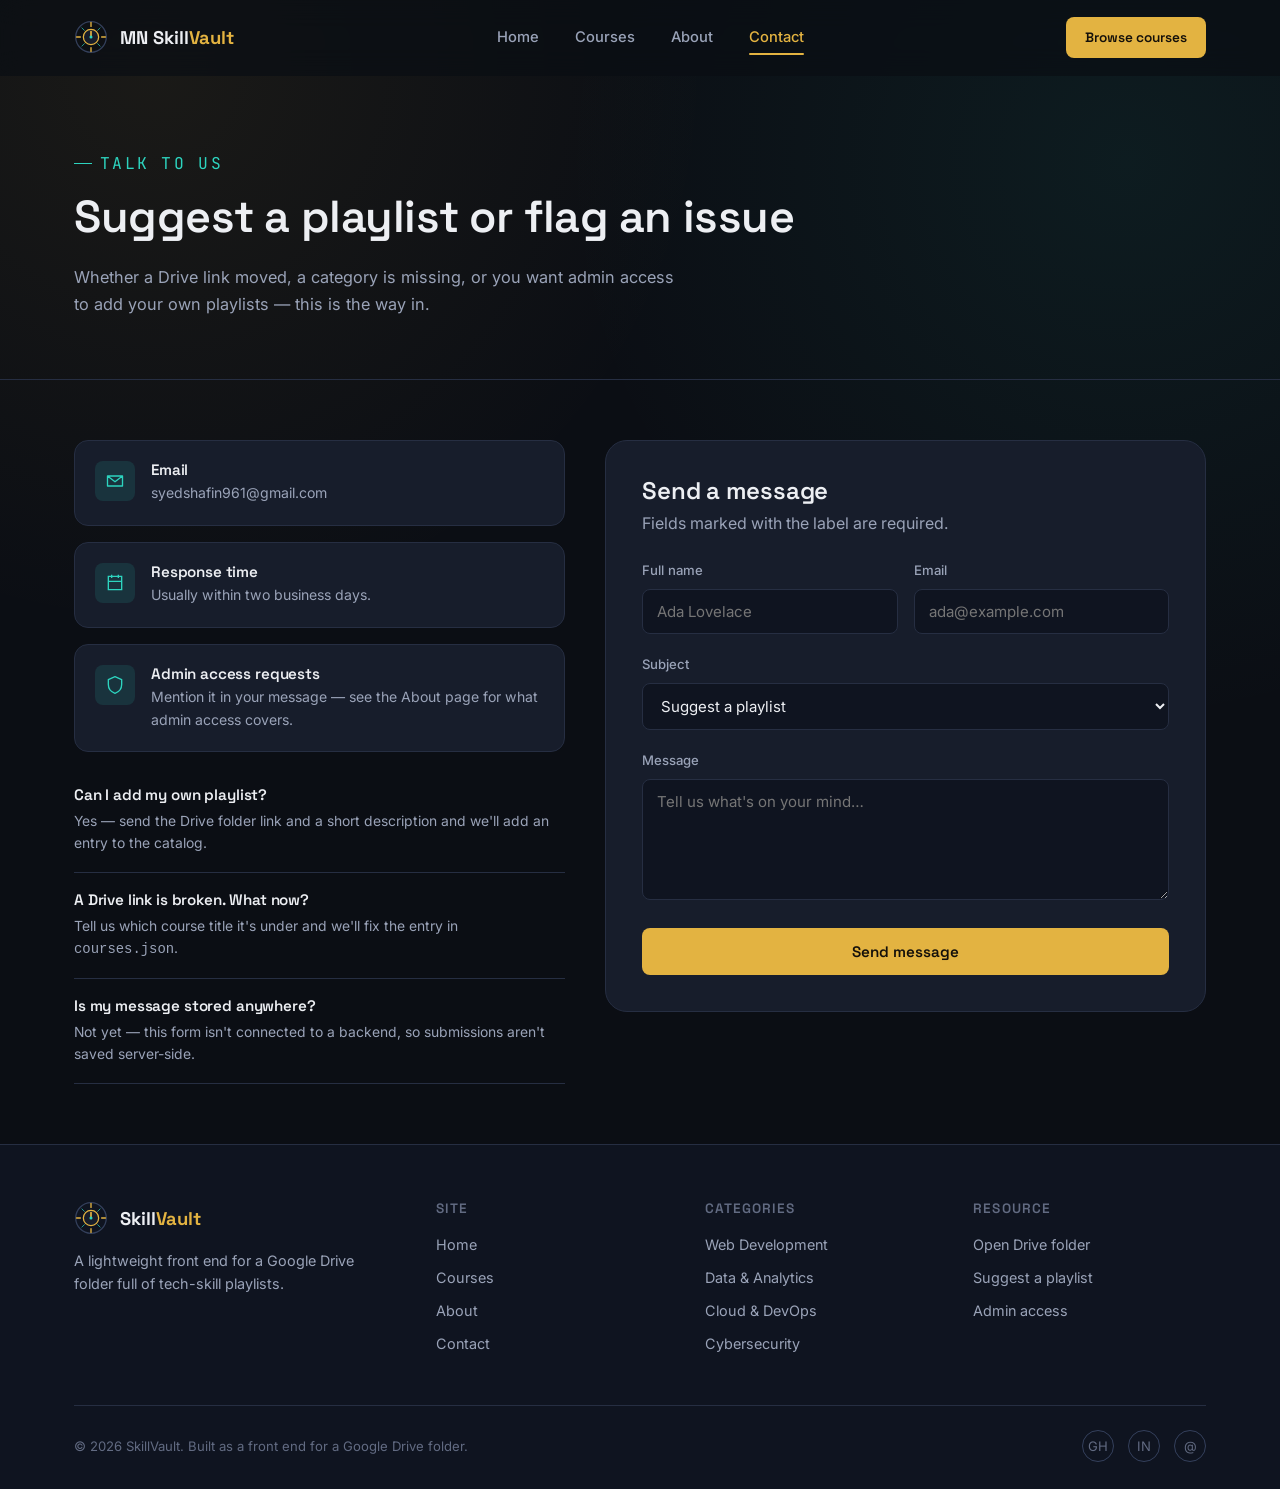
<file: contact.html>
<!DOCTYPE html>
<html lang="en">
<head>
<meta charset="UTF-8">
<meta name="viewport" content="width=device-width, initial-scale=1.0">
<title>Contact — MN SkillVault</title>
<meta name="description" content="Get in touch with the SkillVault team — suggest a playlist, report a broken link, or ask about admin access.">
<link rel="icon" type="image/svg+xml" href="assets/logos/favicon.svg">

<link rel="preconnect" href="https://fonts.googleapis.com">
<link rel="preconnect" href="https://fonts.gstatic.com" crossorigin>
<link href="https://fonts.googleapis.com/css2?family=Space+Grotesk:wght@500;600;700&family=Inter:wght@400;500;600&family=JetBrains+Mono:wght@400;500&display=swap" rel="stylesheet">

<link rel="stylesheet" href="css/style.css">
<link rel="stylesheet" href="css/animations.css">
<link rel="stylesheet" href="css/responsive.css">
</head>
<body>

<a class="skip-link" href="#main">Skip to content</a>

<!-- ============ NAVBAR ============ -->
<header class="navbar">
  <div class="container">
    <a href="index.html" class="brand">
      <img src="assets/logos/dial-logo.svg" alt="" class="dial">
      <span class="name">MN Skill<span class="tag">Vault</span></span>
    </a>

    <nav class="nav-links" id="navLinks">
      <a href="index.html" data-page="index.html">Home</a>
      <a href="courses.html" data-page="courses.html">Courses</a>
      <a href="about.html" data-page="about.html">About</a>
      <a href="contact.html" data-page="contact.html">Contact</a>
    </nav>

    <div class="nav-actions">
      <a href="courses.html" class="btn btn-primary btn-sm btn-desktop-only">Browse courses</a>
      <button class="nav-toggle" id="navToggle" aria-label="Toggle menu" aria-expanded="false">
        <span></span><span></span><span></span>
      </button>
    </div>
  </div>
</header>

<main id="main">

  <!-- ============ PAGE HEADER ============ -->
  <section class="page-header">
    <div class="container">
      <p class="eyebrow">Talk to us</p>
      <h1>Suggest a playlist or flag an issue</h1>
      <p>Whether a Drive link moved, a category is missing, or you want admin access to add your own playlists — this is the way in.</p>
    </div>
  </section>

  <!-- ============ CONTACT GRID ============ -->
  <section class="section-tight">
    <div class="container contact-grid">

      <div class="reveal">
        <div class="contact-card">
          <div class="icon-badge">
            <svg viewBox="0 0 24 24" fill="none" xmlns="http://www.w3.org/2000/svg"><path d="M3 6h18v12H3V6Zm0 0 9 7 9-7" stroke="currentColor" stroke-width="1.6" stroke-linejoin="round"/></svg>
          </div>
          <div>
            <h4>Email</h4>
            <p>syedshafin961@gmail.com</p>
          </div>
        </div>
        <div class="contact-card">
          <div class="icon-badge">
            <svg viewBox="0 0 24 24" fill="none" xmlns="http://www.w3.org/2000/svg"><path d="M4 4h16v16H4V4Z" stroke="currentColor" stroke-width="1.6"/><path d="M8 2v4M16 2v4M4 10h16" stroke="currentColor" stroke-width="1.6"/></svg>
          </div>
          <div>
            <h4>Response time</h4>
            <p>Usually within two business days.</p>
          </div>
        </div>
        <div class="contact-card">
          <div class="icon-badge">
            <svg viewBox="0 0 24 24" fill="none" xmlns="http://www.w3.org/2000/svg"><path d="M12 2l8 3.5v6c0 5-3.4 8.9-8 10.5-4.6-1.6-8-5.5-8-10.5v-6L12 2Z" stroke="currentColor" stroke-width="1.6" stroke-linejoin="round"/></svg>
          </div>
          <div>
            <h4>Admin access requests</h4>
            <p>Mention it in your message — see the About page for what admin access covers.</p>
          </div>
        </div>

        <div class="faq-item">
          <h4>Can I add my own playlist?</h4>
          <p>Yes — send the Drive folder link and a short description and we'll add an entry to the catalog.</p>
        </div>
        <div class="faq-item">
          <h4>A Drive link is broken. What now?</h4>
          <p>Tell us which course title it's under and we'll fix the entry in <code>courses.json</code>.</p>
        </div>
        <div class="faq-item">
          <h4>Is my message stored anywhere?</h4>
          <p>Not yet — this form isn't connected to a backend, so submissions aren't saved server-side.</p>
        </div>
      </div>

      <div class="form-panel reveal reveal-delay-2">
        <h2 style="margin-bottom: 6px;">Send a message</h2>
        <p style="margin-bottom: 24px;">Fields marked with the label are required.</p>

        <div class="form-status" id="formStatus" role="status" aria-live="polite"></div>

        <form id="contactForm" novalidate>
          <div class="two-col">
            <div class="field">
              <label for="name">Full name</label>
              <input type="text" id="name" name="name" placeholder="Ada Lovelace" autocomplete="name">
              <span class="error-msg"></span>
            </div>
            <div class="field">
              <label for="email">Email</label>
              <input type="email" id="email" name="email" placeholder="ada@example.com" autocomplete="email">
              <span class="error-msg"></span>
            </div>
          </div>

          <div class="field">
            <label for="subject">Subject</label>
            <select id="subject" name="subject">
              <option value="playlist">Suggest a playlist</option>
              <option value="broken-link">Report a broken link</option>
              <option value="admin">Request admin access</option>
              <option value="other">Something else</option>
            </select>
          </div>

          <div class="field">
            <label for="message">Message</label>
            <textarea id="message" name="message" rows="5" placeholder="Tell us what's on your mind…"></textarea>
            <span class="error-msg"></span>
          </div>

          <button type="submit" class="btn btn-primary btn-block">Send message</button>
        </form>
      </div>

    </div>
  </section>

</main>

<!-- ============ FOOTER ============ -->
<footer class="site-footer">
  <div class="container">
    <div class="footer-grid">
      <div class="footer-brand">
        <a href="index.html" class="brand">
          <img src="assets/logos/dial-logo.svg" alt="" class="dial">
          <span>Skill<span class="tag">Vault</span></span>
        </a>
        <p>A lightweight front end for a Google Drive folder full of tech-skill playlists.</p>
      </div>
      <div class="footer-col">
        <h4>Site</h4>
        <a href="index.html">Home</a>
        <a href="courses.html">Courses</a>
        <a href="about.html">About</a>
        <a href="contact.html">Contact</a>
      </div>
      <div class="footer-col">
        <h4>Categories</h4>
        <a href="courses.html">Web Development</a>
        <a href="courses.html">Data &amp; Analytics</a>
        <a href="courses.html">Cloud &amp; DevOps</a>
        <a href="courses.html">Cybersecurity</a>
      </div>
      <div class="footer-col">
        <h4>Resource</h4>
        <a href="https://drive.google.com/drive/folders/1zVaQ6Ov4H0xis7C_3VHpMSOV7OQsLZwy?usp=drive_link" target="_blank" rel="noopener noreferrer">Open Drive folder</a>
        <a href="contact.html">Suggest a playlist</a>
        <a href="about.html">Admin access</a>
      </div>
    </div>
    <div class="footer-bottom">
      <span>&copy; <span data-year></span> SkillVault. Built as a front end for a Google Drive folder.</span>
      <div class="social">
        <a href="https://github.com/syed1011128" aria-label="GitHub">GH</a>
        <a href="https://www.linkedin.com/in/syed-mashiur-rahman-542a7a350/" aria-label="LinkedIn">IN</a>
        <a href="mailto:syedshafin961@gmail.com" aria-label="Email">@</a>
      </div>
    </div>
  </div>
</footer>

<button class="back-to-top" aria-label="Back to top">&uarr;</button>

<script src="js/navbar.js"></script>
<script src="js/app.js"></script>
</body>
</html>
</file>
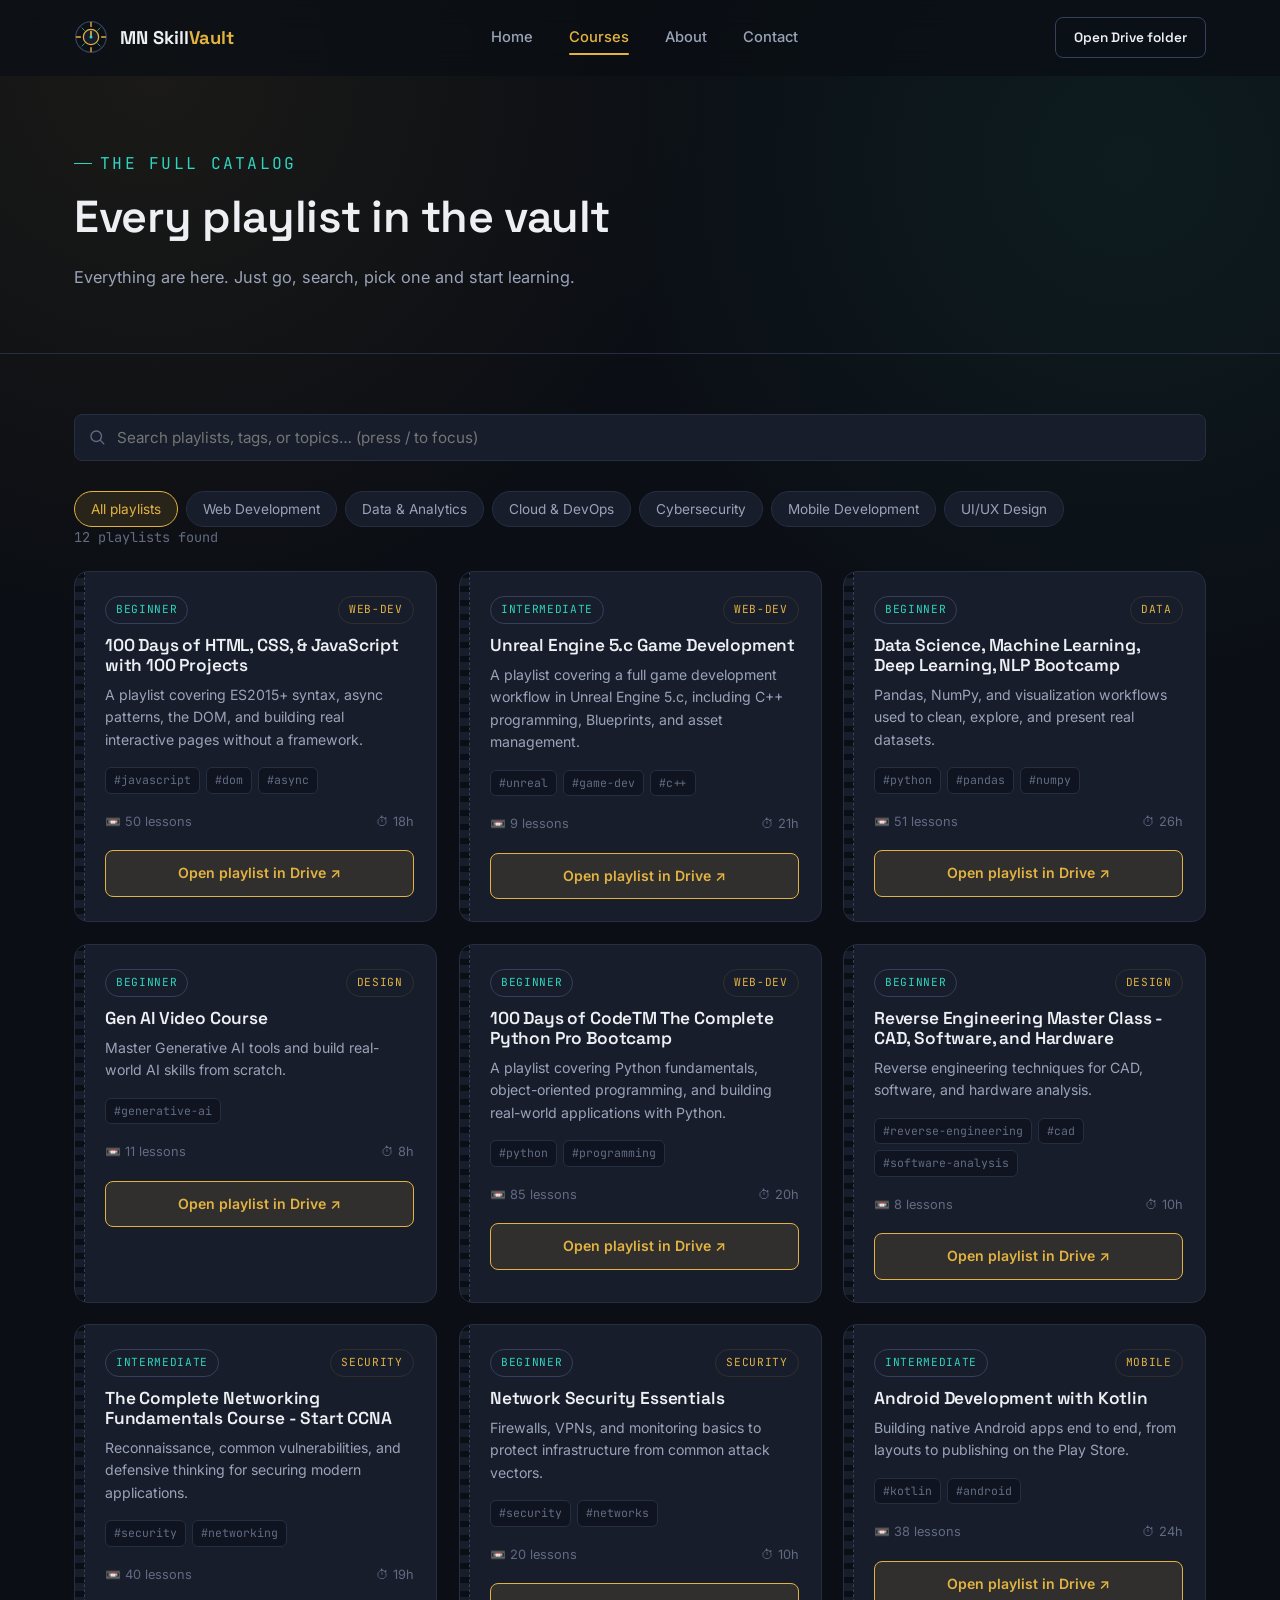
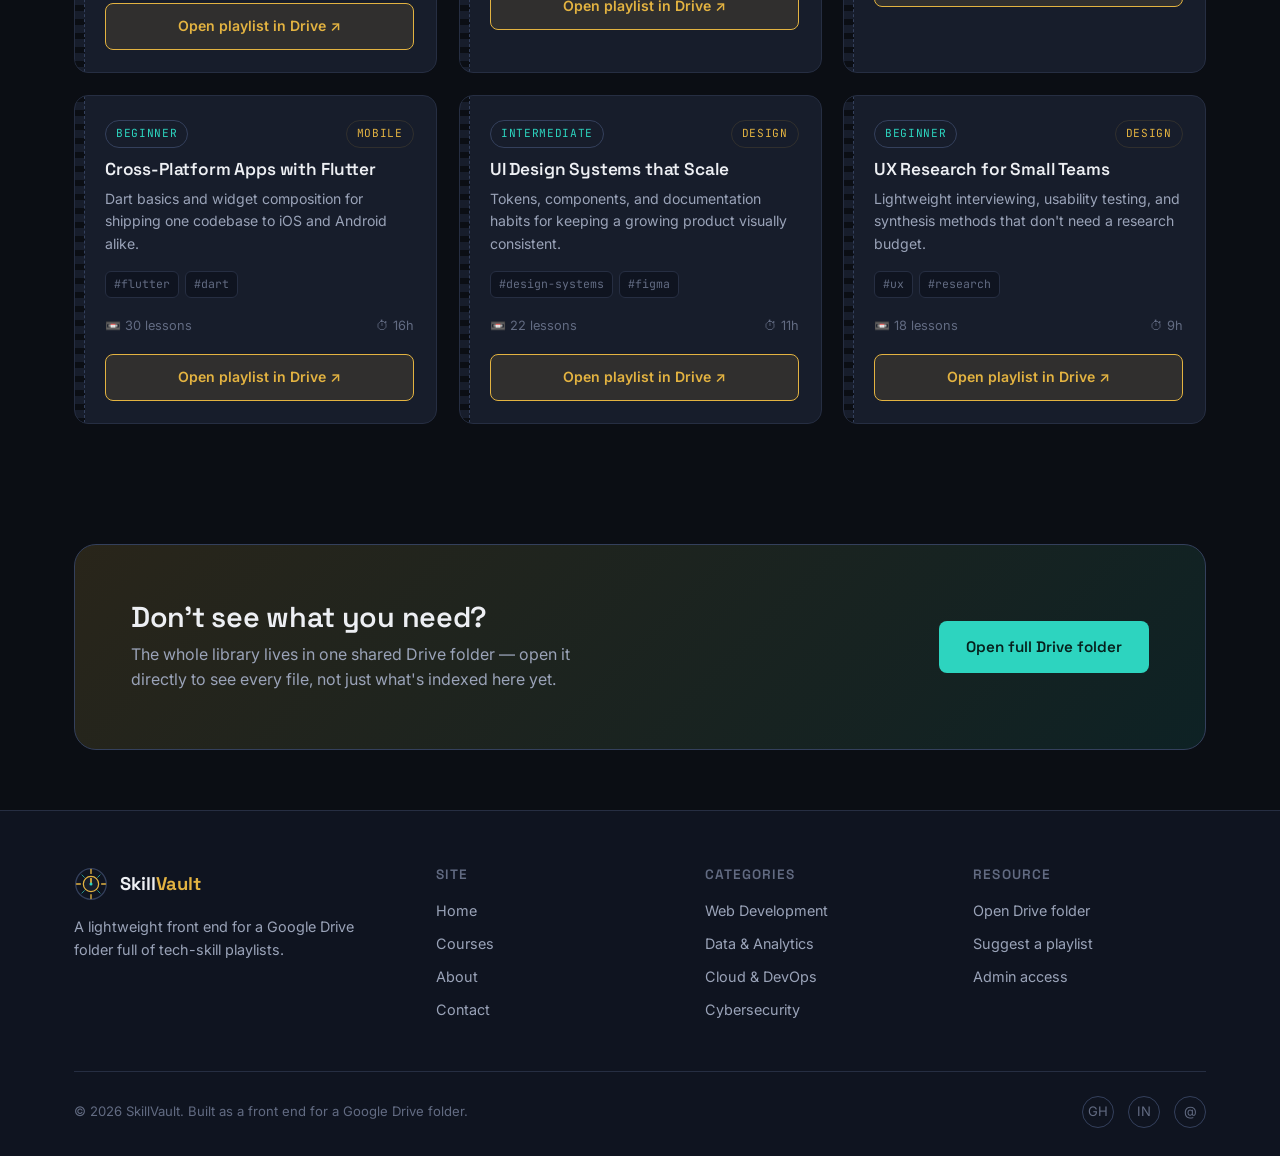
<file: courses.html>
<!DOCTYPE html>
<html lang="en">
<head>
<meta charset="UTF-8">
<meta name="viewport" content="width=device-width, initial-scale=1.0">
<title>Courses — MN SkillVault</title>
<meta name="description" content="Browse every tech-skill playlist in the SkillVault Google Drive folder, searchable by keyword and category.">
<link rel="icon" type="image/svg+xml" href="assets/logos/favicon.svg">

<link rel="preconnect" href="https://fonts.googleapis.com">
<link rel="preconnect" href="https://fonts.gstatic.com" crossorigin>
<link href="https://fonts.googleapis.com/css2?family=Space+Grotesk:wght@500;600;700&family=Inter:wght@400;500;600&family=JetBrains+Mono:wght@400;500&display=swap" rel="stylesheet">

<link rel="stylesheet" href="css/style.css">
<link rel="stylesheet" href="css/animations.css">
<link rel="stylesheet" href="css/responsive.css">
</head>
<body>

<a class="skip-link" href="#main">Skip to content</a>

<!-- ============ NAVBAR ============ -->
<header class="navbar">
  <div class="container">
    <a href="index.html" class="brand">
      <img src="assets/logos/dial-logo.svg" alt="" class="dial">
      <span class="name">MN Skill<span class="tag">Vault</span></span>
    </a>

    <nav class="nav-links" id="navLinks">
      <a href="index.html" data-page="index.html">Home</a>
      <a href="courses.html" data-page="courses.html">Courses</a>
      <a href="about.html" data-page="about.html">About</a>
      <a href="contact.html" data-page="contact.html">Contact</a>
    </nav>

    <div class="nav-actions">
      <a  href="https://drive.google.com/drive/folders/1zVaQ6Ov4H0xis7C_3VHpMSOV7OQsLZwy?usp=drive_link" target="_blank" rel="noopener noreferrer" class="btn btn-ghost btn-sm btn-desktop-only">Open Drive folder</a>
      <button class="nav-toggle" id="navToggle" aria-label="Toggle menu" aria-expanded="false">
        <span></span><span></span><span></span>
      </button>
    </div>
  </div>
</header>

<main id="main">

  <!-- ============ PAGE HEADER ============ -->
  <section class="page-header">
    <div class="container">
      <p class="eyebrow">The full catalog</p>
      <h1>Every playlist in the vault</h1>
      <p>Everything are here. Just go, search, pick one and start learning.</p>
    </div>
  </section>

  <!-- ============ TOOLBAR + GRID ============ -->
  <section class="section-tight">
    <div class="container">

      <div class="toolbar">
        <div class="search-box">
          <svg viewBox="0 0 24 24" fill="none" xmlns="http://www.w3.org/2000/svg">
            <circle cx="11" cy="11" r="7" stroke="currentColor" stroke-width="1.8"/>
            <line x1="21" y1="21" x2="16.5" y2="16.5" stroke="currentColor" stroke-width="1.8" stroke-linecap="round"/>
          </svg>
          <input type="search" id="courseSearch" placeholder="Search playlists, tags, or topics… (press / to focus)" aria-label="Search courses">
        </div>
      </div>

      <div class="chip-row" id="chipRow" role="group" aria-label="Filter by category">
        <!-- Populated dynamically by courses.js -->
      </div>

      <p class="results-meta" id="resultsMeta">Loading playlists…</p>

      <div class="course-grid" id="courseGrid">
        <!-- Populated dynamically by courses.js -->
      </div>
    </div>
  </section>

  <!-- ============ DRIVE NOTE ============ -->
  <section class="section-tight">
    <div class="container">
      <div class="cta-band reveal">
        <div>
          <h2>Don't see what you need?</h2>
          <p>The whole library lives in one shared Drive folder — open it directly to see every file, not just what's indexed here yet.</p>
        </div>
        <a href="https://drive.google.com/drive/folders/1zVaQ6Ov4H0xis7C_3VHpMSOV7OQsLZwy?usp=drive_link" target="_blank" rel="noopener noreferrer" class="btn btn-teal">Open full Drive folder</a>
      </div>
    </div>
  </section>

</main>

<!-- ============ FOOTER ============ -->
<footer class="site-footer">
  <div class="container">
    <div class="footer-grid">
      <div class="footer-brand">
        <a href="index.html" class="brand">
          <img src="assets/logos/dial-logo.svg" alt="" class="dial">
          <span>Skill<span class="tag">Vault</span></span>
        </a>
        <p>A lightweight front end for a Google Drive folder full of tech-skill playlists.</p>
      </div>
      <div class="footer-col">
        <h4>Site</h4>
        <a href="index.html">Home</a>
        <a href="courses.html">Courses</a>
        <a href="about.html">About</a>
        <a href="contact.html">Contact</a>
      </div>
      <div class="footer-col">
        <h4>Categories</h4>
        <a href="courses.html">Web Development</a>
        <a href="courses.html">Data &amp; Analytics</a>
        <a href="courses.html">Cloud &amp; DevOps</a>
        <a href="courses.html">Cybersecurity</a>
      </div>
      <div class="footer-col">
        <h4>Resource</h4>
        <a href="https://drive.google.com/drive/folders/1zVaQ6Ov4H0xis7C_3VHpMSOV7OQsLZwy?usp=drive_link" target="_blank" rel="noopener noreferrer">Open Drive folder</a>
        <a href="contact.html">Suggest a playlist</a>
        <a href="about.html">Admin access</a>
      </div>
    </div>
    <div class="footer-bottom">
      <span>&copy; <span data-year></span> SkillVault. Built as a front end for a Google Drive folder.</span>
      <div class="social">
        <a href="https://github.com/syed1011128" aria-label="GitHub">GH</a>
        <a href="https://www.linkedin.com/in/syed-mashiur-rahman-542a7a350/" aria-label="LinkedIn">IN</a>
        <a href="mailto:syedshafin961@gmail.com" aria-label="Email">@</a>
      </div>
    </div>
  </div>
</footer>

<button class="back-to-top" aria-label="Back to top">&uarr;</button>

<script src="js/navbar.js"></script>
<script src="js/app.js"></script>
<script src="js/courses.js"></script>
<script src="js/search.js"></script>
</body>
</html>
</file>
<file: css/style.css>
/* ============================================================
   SkillVault — style.css
   Core design tokens, reset, typography, and shared components.
   ============================================================ */

:root {
  /* --- Color tokens --- */
  --bg: #0B0E14;
  --bg-elevated: #0F1420;
  --surface: #171D2B;
  --surface-hover: #1D2436;
  --border: #262E42;
  --border-strong: #34405C;

  --text-primary: #EDEFF3;
  --text-secondary: #9AA3B8;
  --text-muted: #626B82;

  --accent-gold: #E3B341;
  --accent-gold-soft: rgba(227, 179, 65, 0.12);
  --accent-teal: #2DD4BF;
  --accent-teal-soft: rgba(45, 212, 191, 0.12);

  --success: #34D399;
  --danger: #E5484D;

  /* --- Type --- */
  --font-display: 'Space Grotesk', 'Segoe UI', sans-serif;
  --font-body: 'Inter', 'Segoe UI', sans-serif;
  --font-mono: 'JetBrains Mono', 'Courier New', monospace;

  /* --- Layout --- */
  --container-width: 1180px;
  --radius-sm: 8px;
  --radius-md: 14px;
  --radius-lg: 22px;
  --nav-height: 76px;

  --shadow-card: 0 12px 30px rgba(0, 0, 0, 0.35);
  --shadow-pop: 0 20px 45px rgba(0, 0, 0, 0.45);
}

/* --- Reset --- */
* , *::before, *::after { box-sizing: border-box; }
html { scroll-behavior: smooth; }

body {
  margin: 0;
  background: var(--bg);
  color: var(--text-primary);
  font-family: var(--font-body);
  font-size: 16px;
  line-height: 1.6;
  -webkit-font-smoothing: antialiased;
  overflow-x: hidden;
}

body::before {
  content: '';
  position: fixed;
  inset: 0;
  z-index: -1;
  background:
    radial-gradient(circle at 12% 8%, rgba(227, 179, 65, 0.07), transparent 40%),
    radial-gradient(circle at 88% 18%, rgba(45, 212, 191, 0.07), transparent 42%),
    var(--bg);
}

h1, h2, h3, h4 {
  font-family: var(--font-display);
  font-weight: 600;
  line-height: 1.15;
  margin: 0 0 0.5em;
  letter-spacing: -0.01em;
}

p { margin: 0 0 1em; color: var(--text-secondary); }

a { color: inherit; text-decoration: none; }

img, svg { display: block; max-width: 100%; }

ul { list-style: none; margin: 0; padding: 0; }

button, input, textarea, select { font-family: inherit; }

::selection { background: var(--accent-gold); color: #0B0E14; }

.container {
  width: 100%;
  max-width: var(--container-width);
  margin: 0 auto;
  padding: 0 24px;
}

.eyebrow {
  display: inline-flex;
  align-items: center;
  gap: 8px;
  font-family: var(--font-mono);
  font-size: 0.75rem;
  letter-spacing: 0.14em;
  text-transform: uppercase;
  color: var(--accent-teal);
  margin-bottom: 14px;
}

.eyebrow::before {
  content: '';
  width: 18px;
  height: 1px;
  background: var(--accent-teal);
}

/* --- Buttons --- */
.btn {
  display: inline-flex;
  align-items: center;
  justify-content: center;
  gap: 8px;
  padding: 13px 26px;
  border-radius: var(--radius-sm);
  font-family: var(--font-display);
  font-weight: 600;
  font-size: 0.95rem;
  border: 1px solid transparent;
  cursor: pointer;
  transition: transform 0.2s ease, box-shadow 0.2s ease, background 0.2s ease, border-color 0.2s ease;
  white-space: nowrap;
}

.btn-primary {
  background: var(--accent-gold);
  color: #14100A;
}
.btn-primary:hover {
  transform: translateY(-2px);
  box-shadow: 0 10px 24px rgba(227, 179, 65, 0.28);
}

.btn-ghost {
  background: transparent;
  border-color: var(--border-strong);
  color: var(--text-primary);
}
.btn-ghost:hover {
  border-color: var(--accent-teal);
  color: var(--accent-teal);
  transform: translateY(-2px);
}

.btn-teal {
  background: var(--accent-teal);
  color: #06211D;
}
.btn-teal:hover {
  transform: translateY(-2px);
  box-shadow: 0 10px 24px rgba(45, 212, 191, 0.28);
}

.btn-sm { padding: 9px 18px; font-size: 0.85rem; }
.btn-block { width: 100%; }

/* ============================================================
   Navbar
   ============================================================ */
.navbar {
  position: sticky;
  top: 0;
  z-index: 100;
  height: var(--nav-height);
  display: flex;
  align-items: center;
  background: rgba(11, 14, 20, 0.72);
  backdrop-filter: blur(14px);
  -webkit-backdrop-filter: blur(14px);
  border-bottom: 1px solid transparent;
  transition: border-color 0.3s ease, background 0.3s ease;
}

.navbar.is-scrolled {
  border-bottom-color: var(--border);
  background: rgba(11, 14, 20, 0.92);
}

.navbar .container {
  display: flex;
  align-items: center;
  justify-content: space-between;
}

.brand {
  display: flex;
  align-items: center;
  gap: 12px;
  font-family: var(--font-display);
  font-size: 1.15rem;
  font-weight: 700;
}

.brand .dial {
  width: 34px;
  height: 34px;
  transition: transform 0.6s ease;
}
.brand:hover .dial { transform: rotate(70deg); }

.brand span.tag {
  color: var(--accent-gold);
}

.nav-links {
  display: flex;
  align-items: center;
  gap: 4px;
}

.nav-links a {
  position: relative;
  padding: 10px 16px;
  font-size: 0.92rem;
  font-weight: 500;
  color: var(--text-secondary);
  border-radius: var(--radius-sm);
  transition: color 0.2s ease, background 0.2s ease;
}

.nav-links a:hover { color: var(--text-primary); background: var(--surface); }

.nav-links a.active {
  color: var(--accent-gold);
}
.nav-links a.active::after {
  content: '';
  position: absolute;
  left: 16px;
  right: 16px;
  bottom: 4px;
  height: 2px;
  background: var(--accent-gold);
  border-radius: 2px;
}

.nav-actions { display: flex; align-items: center; gap: 12px; }

.nav-toggle {
  display: none;
  width: 40px;
  height: 40px;
  border: 1px solid var(--border-strong);
  border-radius: var(--radius-sm);
  background: var(--surface);
  cursor: pointer;
  align-items: center;
  justify-content: center;
  flex-direction: column;
  gap: 4px;
}
.nav-toggle span {
  width: 18px;
  height: 2px;
  background: var(--text-primary);
  border-radius: 2px;
  transition: transform 0.25s ease, opacity 0.25s ease;
}
.nav-toggle.is-active span:nth-child(1) { transform: translateY(6px) rotate(45deg); }
.nav-toggle.is-active span:nth-child(2) { opacity: 0; }
.nav-toggle.is-active span:nth-child(3) { transform: translateY(-6px) rotate(-45deg); }

/* ============================================================
   Hero
   ============================================================ */
.hero {
  padding: 96px 0 70px;
  position: relative;
}

.hero-grid {
  display: grid;
  grid-template-columns: 1.15fr 0.85fr;
  gap: 56px;
  align-items: center;
}

.hero h1 {
  font-size: clamp(2.3rem, 4.4vw, 3.6rem);
  margin-bottom: 22px;
}

.hero h1 em {
  font-style: normal;
  color: var(--accent-gold);
  position: relative;
}

.hero-lede {
  font-size: 1.08rem;
  max-width: 46ch;
  margin-bottom: 34px;
}

.hero-actions {
  display: flex;
  gap: 14px;
  flex-wrap: wrap;
  margin-bottom: 40px;
}

.hero-meta {
  display: flex;
  gap: 30px;
  flex-wrap: wrap;
}

.hero-meta div strong {
  display: block;
  font-family: var(--font-display);
  font-size: 1.5rem;
  color: var(--text-primary);
}

.hero-meta div span {
  font-size: 0.82rem;
  color: var(--text-muted);
  text-transform: uppercase;
  letter-spacing: 0.06em;
}

/* --- Hero visual: the vault dial signature piece --- */
.vault-visual {
  position: relative;
  aspect-ratio: 1 / 1;
  max-width: 420px;
  margin: 0 auto;
  border-radius: 50%;
  border: 1px solid var(--border);
  background: radial-gradient(circle at 30% 25%, var(--surface-hover), var(--bg-elevated) 70%);
  display: flex;
  align-items: center;
  justify-content: center;
}

.vault-visual::before {
  content: '';
  position: absolute;
  inset: 26px;
  border-radius: 50%;
  border: 1px dashed var(--border-strong);
}

.vault-ring {
  position: absolute;
  inset: 0;
  animation: spin-slow 30s linear infinite;
}

.vault-ring .tick {
  position: absolute;
  left: 50%;
  top: 6px;
  width: 2px;
  height: 14px;
  background: var(--accent-gold);
  transform-origin: 50% 204px;
  border-radius: 2px;
  opacity: 0.7;
}

.vault-core {
  width: 46%;
  height: 46%;
  border-radius: 50%;
  background: var(--surface);
  border: 1px solid var(--border-strong);
  display: flex;
  align-items: center;
  justify-content: center;
  box-shadow: inset 0 0 30px rgba(0,0,0,0.4);
  z-index: 2;
}

.vault-core .dial-lg {
  width: 60%;
  height: 60%;
}

/* ============================================================
   Section basics
   ============================================================ */
.section { padding: 88px 0; }
.section-tight { padding: 60px 0; }
.section-head {
  max-width: 640px;
  margin-bottom: 48px;
}
.section-head.center { margin-left: auto; margin-right: auto; text-align: center; }

.section-alt { background: var(--bg-elevated); border-top: 1px solid var(--border); border-bottom: 1px solid var(--border); }

/* --- Category grid --- */
.category-grid {
  display: grid;
  grid-template-columns: repeat(3, 1fr);
  gap: 20px;
}

.category-card {
  background: var(--surface);
  border: 1px solid var(--border);
  border-radius: var(--radius-md);
  padding: 26px;
  transition: transform 0.25s ease, border-color 0.25s ease, background 0.25s ease;
}
.category-card:hover {
  transform: translateY(-4px);
  border-color: var(--accent-teal);
  background: var(--surface-hover);
}

.category-card .icon {
  width: 40px;
  height: 40px;
  color: var(--accent-gold);
  margin-bottom: 16px;
}

.category-card h3 { font-size: 1.05rem; margin-bottom: 6px; }
.category-card p { font-size: 0.88rem; margin: 0; }

/* --- Steps (how it works) --- */
.steps {
  display: grid;
  grid-template-columns: repeat(3, 1fr);
  gap: 24px;
  counter-reset: step;
}

.step {
  position: relative;
  padding: 30px 24px 24px;
  border: 1px solid var(--border);
  border-radius: var(--radius-md);
  background: var(--surface);
}

.step .num {
  font-family: var(--font-mono);
  color: var(--accent-teal);
  font-size: 0.85rem;
  letter-spacing: 0.1em;
  display: block;
  margin-bottom: 14px;
}

.step h3 { font-size: 1.05rem; }
.step p { font-size: 0.9rem; margin: 0; }

/* --- CTA band --- */
.cta-band {
  border-radius: var(--radius-lg);
  padding: 56px;
  background: linear-gradient(135deg, rgba(227,179,65,0.14), rgba(45,212,191,0.10));
  border: 1px solid var(--border-strong);
  display: flex;
  align-items: center;
  justify-content: space-between;
  gap: 32px;
  flex-wrap: wrap;
}

.cta-band h2 { margin-bottom: 8px; font-size: 1.8rem; }
.cta-band p { margin: 0; max-width: 46ch; }

/* ============================================================
   Footer
   ============================================================ */
.site-footer {
  border-top: 1px solid var(--border);
  padding: 56px 0 28px;
  background: var(--bg-elevated);
}

.footer-grid {
  display: grid;
  grid-template-columns: 1.4fr 1fr 1fr 1fr;
  gap: 36px;
  margin-bottom: 40px;
}

.footer-brand .brand { margin-bottom: 14px; }
.footer-brand p { font-size: 0.9rem; max-width: 32ch; }

.footer-col h4 {
  font-size: 0.85rem;
  text-transform: uppercase;
  letter-spacing: 0.08em;
  color: var(--text-muted);
  margin-bottom: 16px;
}

.footer-col a, .footer-col li {
  display: block;
  font-size: 0.9rem;
  color: var(--text-secondary);
  margin-bottom: 10px;
  transition: color 0.2s ease;
}
.footer-col a:hover { color: var(--accent-gold); }

.footer-bottom {
  display: flex;
  justify-content: space-between;
  align-items: center;
  padding-top: 24px;
  border-top: 1px solid var(--border);
  font-size: 0.82rem;
  color: var(--text-muted);
  flex-wrap: wrap;
  gap: 10px;
}

.footer-bottom .social { display: flex; gap: 14px; }
.footer-bottom .social a {
  width: 32px; height: 32px;
  display: flex; align-items: center; justify-content: center;
  border: 1px solid var(--border-strong);
  border-radius: 50%;
  transition: border-color 0.2s ease, color 0.2s ease;
}
.footer-bottom .social a:hover { border-color: var(--accent-teal); color: var(--accent-teal); }

/* ============================================================
   Page header (courses / about / contact top bands)
   ============================================================ */
.page-header {
  padding: 70px 0 46px;
  border-bottom: 1px solid var(--border);
}
.page-header h1 { font-size: clamp(2rem, 3.6vw, 2.8rem); }
.page-header p { max-width: 60ch; font-size: 1.02rem; }

/* ============================================================
   Courses page
   ============================================================ */
.toolbar {
  display: flex;
  gap: 16px;
  align-items: center;
  margin-bottom: 30px;
  flex-wrap: wrap;
}

.search-box {
  flex: 1 1 320px;
  position: relative;
}

.search-box input {
  width: 100%;
  background: var(--surface);
  border: 1px solid var(--border);
  border-radius: var(--radius-sm);
  padding: 13px 16px 13px 42px;
  color: var(--text-primary);
  font-size: 0.95rem;
  transition: border-color 0.2s ease;
}
.search-box input:focus {
  outline: none;
  border-color: var(--accent-teal);
}
.search-box svg {
  position: absolute;
  left: 14px;
  top: 50%;
  transform: translateY(-50%);
  width: 18px;
  height: 18px;
  color: var(--text-muted);
}

.chip-row {
  display: flex;
  gap: 8px;
  flex-wrap: wrap;
}

.chip {
  padding: 9px 16px;
  border-radius: 999px;
  border: 1px solid var(--border);
  background: var(--surface);
  color: var(--text-secondary);
  font-size: 0.85rem;
  cursor: pointer;
  transition: all 0.2s ease;
}
.chip:hover { border-color: var(--accent-gold); color: var(--text-primary); }
.chip.is-active {
  background: var(--accent-gold-soft);
  border-color: var(--accent-gold);
  color: var(--accent-gold);
}

.results-meta {
  font-size: 0.85rem;
  color: var(--text-muted);
  margin-bottom: 22px;
  font-family: var(--font-mono);
}

.course-grid {
  display: grid;
  grid-template-columns: repeat(3, 1fr);
  gap: 22px;
}

.course-card {
  position: relative;
  background: var(--surface);
  border: 1px solid var(--border);
  border-radius: var(--radius-md);
  padding: 24px 22px 22px 30px;
  overflow: hidden;
  transition: transform 0.25s ease, border-color 0.25s ease, box-shadow 0.25s ease;
}

.course-card:hover {
  transform: translateY(-4px);
  border-color: var(--border-strong);
  box-shadow: var(--shadow-card);
}

/* Reel perforation — signature detail referencing "playlist tape" */
.course-card::before {
  content: '';
  position: absolute;
  left: 0;
  top: 0;
  bottom: 0;
  width: 10px;
  background: repeating-linear-gradient(
    to bottom,
    var(--bg) 0px,
    var(--bg) 6px,
    transparent 6px,
    transparent 14px
  );
  border-right: 1px dashed var(--border-strong);
}

.course-card .row-top {
  display: flex;
  justify-content: space-between;
  align-items: flex-start;
  gap: 10px;
  margin-bottom: 12px;
}

.course-card .badge {
  font-family: var(--font-mono);
  font-size: 0.7rem;
  letter-spacing: 0.06em;
  text-transform: uppercase;
  padding: 4px 10px;
  border-radius: 999px;
  border: 1px solid var(--border-strong);
  color: var(--accent-teal);
  white-space: nowrap;
}

.course-card h3 { font-size: 1.08rem; margin-bottom: 8px; }
.course-card p.desc { font-size: 0.88rem; margin-bottom: 16px; }

.course-card .tags { display: flex; gap: 6px; flex-wrap: wrap; margin-bottom: 18px; }
.course-card .tags span {
  font-family: var(--font-mono);
  font-size: 0.72rem;
  color: var(--text-muted);
  background: var(--bg-elevated);
  padding: 3px 8px;
  border-radius: 6px;
  border: 1px solid var(--border);
}

.course-card .meta-row {
  display: flex;
  justify-content: space-between;
  align-items: center;
  font-size: 0.8rem;
  color: var(--text-muted);
  margin-bottom: 18px;
}

.course-card .meta-row span { display: flex; align-items: center; gap: 6px; }

.course-card .drive-btn {
  display: flex;
  align-items: center;
  justify-content: center;
  gap: 8px;
  width: 100%;
  padding: 11px;
  border-radius: var(--radius-sm);
  background: var(--accent-gold-soft);
  color: var(--accent-gold);
  border: 1px solid var(--accent-gold);
  font-weight: 600;
  font-size: 0.88rem;
  cursor: pointer;
  transition: background 0.2s ease, color 0.2s ease;
}
.course-card .drive-btn:hover { background: var(--accent-gold); color: #14100A; }

.empty-state {
  grid-column: 1 / -1;
  text-align: center;
  padding: 70px 20px;
  border: 1px dashed var(--border-strong);
  border-radius: var(--radius-md);
}
.empty-state h3 { margin-bottom: 8px; }

/* ============================================================
   About page
   ============================================================ */
.mv-grid {
  display: grid;
  grid-template-columns: 1fr 1fr;
  gap: 24px;
}

.mv-card {
  background: var(--surface);
  border: 1px solid var(--border);
  border-radius: var(--radius-md);
  padding: 32px;
}
.mv-card .icon-badge {
  width: 46px; height: 46px;
  border-radius: var(--radius-sm);
  background: var(--accent-teal-soft);
  display: flex; align-items: center; justify-content: center;
  margin-bottom: 18px;
}
.mv-card .icon-badge svg { width: 22px; height: 22px; color: var(--accent-teal); }

.feature-grid {
  display: grid;
  grid-template-columns: repeat(2, 1fr);
  gap: 18px;
}

.feature-item {
  display: flex;
  gap: 16px;
  padding: 22px;
  border: 1px solid var(--border);
  border-radius: var(--radius-md);
  background: var(--surface);
}
.feature-item .icon-badge {
  flex-shrink: 0;
  width: 40px; height: 40px;
  border-radius: var(--radius-sm);
  background: var(--accent-gold-soft);
  display: flex; align-items: center; justify-content: center;
}
.feature-item .icon-badge svg { width: 20px; height: 20px; color: var(--accent-gold); }
.feature-item h4 { font-size: 0.98rem; margin-bottom: 6px; }
.feature-item p { font-size: 0.87rem; margin: 0; }

/* --- Admin panel card --- */
.admin-panel {
  display: grid;
  grid-template-columns: 1fr 1fr;
  gap: 0;
  border: 1px solid var(--border);
  border-radius: var(--radius-lg);
  overflow: hidden;
}

.admin-panel .admin-info {
  padding: 40px;
  background: var(--surface);
}

.admin-panel .admin-mock {
  padding: 40px;
  background: var(--bg-elevated);
  border-left: 1px solid var(--border);
}

.admin-panel .admin-mock .mock-window {
  background: var(--bg);
  border: 1px solid var(--border-strong);
  border-radius: var(--radius-md);
  overflow: hidden;
}

.mock-window .mock-titlebar {
  display: flex;
  gap: 6px;
  padding: 12px 14px;
  border-bottom: 1px solid var(--border);
  background: var(--surface);
}
.mock-window .mock-titlebar span {
  width: 10px; height: 10px; border-radius: 50%;
  background: var(--border-strong);
}
.mock-window .mock-body { padding: 22px; }

.mock-body label {
  display: block;
  font-size: 0.78rem;
  color: var(--text-muted);
  margin-bottom: 6px;
  text-transform: uppercase;
  letter-spacing: 0.05em;
}
.mock-body .mock-input {
  height: 40px;
  border-radius: var(--radius-sm);
  border: 1px solid var(--border);
  background: var(--bg-elevated);
  margin-bottom: 16px;
}

.permission-list { margin-top: 18px; }
.permission-list li {
  display: flex;
  align-items: center;
  gap: 10px;
  font-size: 0.88rem;
  color: var(--text-secondary);
  margin-bottom: 10px;
}
.permission-list li svg { width: 16px; height: 16px; color: var(--success); flex-shrink: 0; }

.note-box {
  margin-top: 20px;
  padding: 14px 16px;
  border-radius: var(--radius-sm);
  background: var(--accent-teal-soft);
  border: 1px solid var(--accent-teal);
  font-size: 0.85rem;
  color: var(--text-primary);
}

/* --- Timeline (why efficient — process) --- */
.timeline { position: relative; padding-left: 28px; }
.timeline::before {
  content: '';
  position: absolute;
  left: 6px; top: 6px; bottom: 6px;
  width: 1px;
  background: var(--border-strong);
}
.timeline-item { position: relative; padding-bottom: 30px; }
.timeline-item:last-child { padding-bottom: 0; }
.timeline-item::before {
  content: '';
  position: absolute;
  left: -28px; top: 4px;
  width: 12px; height: 12px;
  border-radius: 50%;
  background: var(--accent-gold);
  box-shadow: 0 0 0 4px var(--bg);
}
.timeline-item h4 { font-size: 0.98rem; margin-bottom: 4px; }
.timeline-item p { font-size: 0.88rem; margin: 0; }

/* ============================================================
   Contact page
   ============================================================ */
.contact-grid {
  display: grid;
  grid-template-columns: 0.9fr 1.1fr;
  gap: 40px;
  align-items: start;
}

.contact-card {
  display: flex;
  gap: 16px;
  padding: 20px;
  border: 1px solid var(--border);
  border-radius: var(--radius-md);
  background: var(--surface);
  margin-bottom: 16px;
}
.contact-card .icon-badge {
  width: 40px; height: 40px; flex-shrink: 0;
  border-radius: var(--radius-sm);
  background: var(--accent-teal-soft);
  display: flex; align-items: center; justify-content: center;
}
.contact-card .icon-badge svg { width: 20px; height: 20px; color: var(--accent-teal); }
.contact-card h4 { font-size: 0.95rem; margin-bottom: 4px; }
.contact-card p { font-size: 0.88rem; margin: 0; }

.form-panel {
  border: 1px solid var(--border);
  border-radius: var(--radius-lg);
  padding: 36px;
  background: var(--surface);
}

.field { margin-bottom: 20px; }
.field label {
  display: block;
  font-size: 0.82rem;
  color: var(--text-secondary);
  margin-bottom: 8px;
  font-weight: 500;
}
.field input, .field textarea, .field select {
  width: 100%;
  background: var(--bg-elevated);
  border: 1px solid var(--border);
  border-radius: var(--radius-sm);
  padding: 12px 14px;
  color: var(--text-primary);
  font-size: 0.94rem;
  resize: vertical;
  transition: border-color 0.2s ease, box-shadow 0.2s ease;
}
.field input:focus, .field textarea:focus, .field select:focus {
  outline: none;
  border-color: var(--accent-teal);
  box-shadow: 0 0 0 3px var(--accent-teal-soft);
}
.field .error-msg {
  display: none;
  color: var(--danger);
  font-size: 0.8rem;
  margin-top: 6px;
}
.field.has-error input,
.field.has-error textarea { border-color: var(--danger); }
.field.has-error .error-msg { display: block; }

.two-col { display: grid; grid-template-columns: 1fr 1fr; gap: 16px; }

.form-status {
  display: none;
  align-items: center;
  gap: 10px;
  padding: 14px 16px;
  border-radius: var(--radius-sm);
  font-size: 0.88rem;
  margin-bottom: 20px;
}
.form-status.is-visible { display: flex; }
.form-status.success { background: rgba(52, 211, 153, 0.12); border: 1px solid var(--success); color: var(--success); }
.form-status.fail { background: rgba(229, 72, 77, 0.12); border: 1px solid var(--danger); color: var(--danger); }

.faq-item {
  border-bottom: 1px solid var(--border);
  padding: 18px 0;
}
.faq-item h4 { font-size: 0.95rem; margin-bottom: 6px; }
.faq-item p { font-size: 0.87rem; margin: 0; }

/* ============================================================
   Back-to-top
   ============================================================ */
.back-to-top {
  position: fixed;
  right: 24px;
  bottom: 24px;
  width: 46px;
  height: 46px;
  border-radius: 50%;
  background: var(--accent-gold);
  color: #14100A;
  display: flex;
  align-items: center;
  justify-content: center;
  border: none;
  cursor: pointer;
  opacity: 0;
  visibility: hidden;
  transform: translateY(10px);
  transition: opacity 0.25s ease, transform 0.25s ease, visibility 0.25s ease;
  z-index: 90;
  box-shadow: var(--shadow-pop);
}
.back-to-top.is-visible { opacity: 1; visibility: visible; transform: translateY(0); }

/* Skip link for accessibility */
.skip-link {
  position: absolute;
  left: -999px;
  top: auto;
  background: var(--accent-gold);
  color: #14100A;
  padding: 10px 16px;
  border-radius: var(--radius-sm);
  z-index: 200;
}
.skip-link:focus {
  left: 16px;
  top: 16px;
}

.team-photo {
  width: 250px;
  height: 250px;
  border-radius: 50%;      /* this makes the box a circle */
  margin: 0 auto 18px;
  overflow: hidden;         /* clips the image to that circle */
  border: 2px solid var(--border-strong);
  padding: 3px;
  background: var(--bg-elevated);
}

.team-photo img {
  width: 100%;
  height: 100%;
  border-radius: 50%;      /* rounds the image itself too */
  object-fit: cover;        /* crops instead of squishing non-square photos */
}



/* Reduced motion */
@media (prefers-reduced-motion: reduce) {
  * { animation-duration: 0.001ms !important; animation-iteration-count: 1 !important; transition-duration: 0.001ms !important; scroll-behavior: auto !important; }
}
</file>
<file: css/animations.css>
/* ============================================================
   SkillVault — animations.css
   Keyframes and motion utilities.
   ============================================================ */

@keyframes spin-slow {
  from { transform: rotate(0deg); }
  to   { transform: rotate(360deg); }
}

@keyframes fade-in-up {
  from { opacity: 0; transform: translateY(18px); }
  to   { opacity: 1; transform: translateY(0); }
}

@keyframes fade-in {
  from { opacity: 0; }
  to   { opacity: 1; }
}

@keyframes pop-in {
  from { opacity: 0; transform: scale(0.94); }
  to   { opacity: 1; transform: scale(1); }
}

@keyframes pulse-ring {
  0%   { box-shadow: 0 0 0 0 rgba(227, 179, 65, 0.35); }
  100% { box-shadow: 0 0 0 14px rgba(227, 179, 65, 0); }
}

@keyframes toast-in {
  from { opacity: 0; transform: translateY(-10px); }
  to   { opacity: 1; transform: translateY(0); }
}

/* --- Scroll reveal (activated by app.js via IntersectionObserver) --- */
.reveal {
  opacity: 0;
  transform: translateY(22px);
  transition: opacity 0.6s ease, transform 0.6s ease;
}
.reveal.is-visible {
  opacity: 1;
  transform: translateY(0);
}

.reveal-delay-1 { transition-delay: 0.08s; }
.reveal-delay-2 { transition-delay: 0.16s; }
.reveal-delay-3 { transition-delay: 0.24s; }
.reveal-delay-4 { transition-delay: 0.32s; }
.reveal-delay-5 { transition-delay: 0.4s; }
.reveal-delay-6 { transition-delay: 0.48s; }

/* --- Hero entrance --- */
.hero-anim-in {
  animation: fade-in-up 0.7s ease both;
}
.hero-anim-in.d1 { animation-delay: 0.05s; }
.hero-anim-in.d2 { animation-delay: 0.15s; }
.hero-anim-in.d3 { animation-delay: 0.25s; }
.hero-anim-in.d4 { animation-delay: 0.35s; }

/* --- Card pop-in used for dynamically rendered course cards --- */
.card-pop {
  animation: pop-in 0.4s ease both;
}

/* --- Vault dial idle pulse for CTA emphasis --- */
.pulse-accent {
  animation: pulse-ring 2.4s ease-out infinite;
  border-radius: 50%;
}

/* --- Toast notifications --- */
.toast {
  animation: toast-in 0.3s ease both;
}

/* --- Loading skeleton shimmer for course grid while data loads --- */
@keyframes shimmer {
  0%   { background-position: -200px 0; }
  100% { background-position: calc(200px + 100%) 0; }
}
.skeleton {
  background: linear-gradient(90deg, var(--surface) 0px, var(--surface-hover) 40px, var(--surface) 80px);
  background-size: 200px 100%;
  animation: shimmer 1.4s ease-in-out infinite;
  border-radius: var(--radius-md);
  height: 260px;
  border: 1px solid var(--border);
}
</file>
<file: css/responsive.css>
/* ============================================================
   SkillVault — responsive.css
   Breakpoints: 1024px (tablet), 768px (small tablet), 520px (mobile)
   ============================================================ */

/* ---------- Tablet (<=1024px) ---------- */
@media (max-width: 1024px) {
  .hero-grid { grid-template-columns: 1fr; }
  .vault-visual { max-width: 320px; margin-top: 20px; }

  .category-grid { grid-template-columns: repeat(2, 1fr); }
  .steps { grid-template-columns: repeat(3, 1fr); gap: 16px; }
  .course-grid { grid-template-columns: repeat(2, 1fr); }
  .footer-grid { grid-template-columns: 1.2fr 1fr 1fr; }
  .footer-grid .footer-col:last-child { grid-column: span 1; }
  .mv-grid { grid-template-columns: 1fr; }
  .feature-grid { grid-template-columns: 1fr; }
  .admin-panel { grid-template-columns: 1fr; }
  .admin-panel .admin-mock { border-left: none; border-top: 1px solid var(--border); }
  .contact-grid { grid-template-columns: 1fr; }
}

/* ---------- Small tablet / large mobile (<=768px) ---------- */
@media (max-width: 768px) {
  :root { --nav-height: 68px; }

  .nav-links { position: fixed; top: var(--nav-height); left: 0; right: 0; bottom: 0;
    background: var(--bg); flex-direction: column; align-items: stretch; gap: 2px;
    padding: 18px; transform: translateX(100%); transition: transform 0.3s ease;
    overflow-y: auto; border-top: 1px solid var(--border); }
  .nav-links.is-open { transform: translateX(0); }
  .nav-links a { padding: 14px 16px; font-size: 1rem; }
  .nav-toggle { display: flex; }
  .nav-actions .btn-desktop-only { display: none; }

  .hero { padding: 56px 0 40px; }
  .hero-actions { flex-direction: column; align-items: stretch; }
  .hero-actions .btn { width: 100%; }
  .hero-meta { justify-content: space-between; gap: 14px; }

  .section { padding: 60px 0; }
  .section-tight { padding: 42px 0; }

  .category-grid { grid-template-columns: 1fr 1fr; gap: 14px; }
  .steps { grid-template-columns: 1fr; }
  .course-grid { grid-template-columns: 1fr; }

  .cta-band { flex-direction: column; align-items: flex-start; padding: 34px; }
  .cta-band .btn { width: 100%; }

  .footer-grid { grid-template-columns: 1fr 1fr; gap: 24px; }
  .footer-brand { grid-column: span 2; }
  .footer-bottom { flex-direction: column; align-items: flex-start; }

  .toolbar { flex-direction: column; align-items: stretch; }
  .two-col { grid-template-columns: 1fr; }

  .page-header { padding: 48px 0 32px; }
}

/* ---------- Mobile (<=520px) ---------- */
@media (max-width: 520px) {
  .container { padding: 0 18px; }

  .category-grid { grid-template-columns: 1fr; }
  .hero-meta { flex-direction: column; gap: 16px; }
  .footer-grid { grid-template-columns: 1fr; }
  .footer-brand { grid-column: span 1; }

  .brand { font-size: 1rem; }

  .form-panel { padding: 24px; }
  .cta-band h2 { font-size: 1.4rem; }

  .back-to-top { right: 16px; bottom: 16px; width: 42px; height: 42px; }
}
</file>
